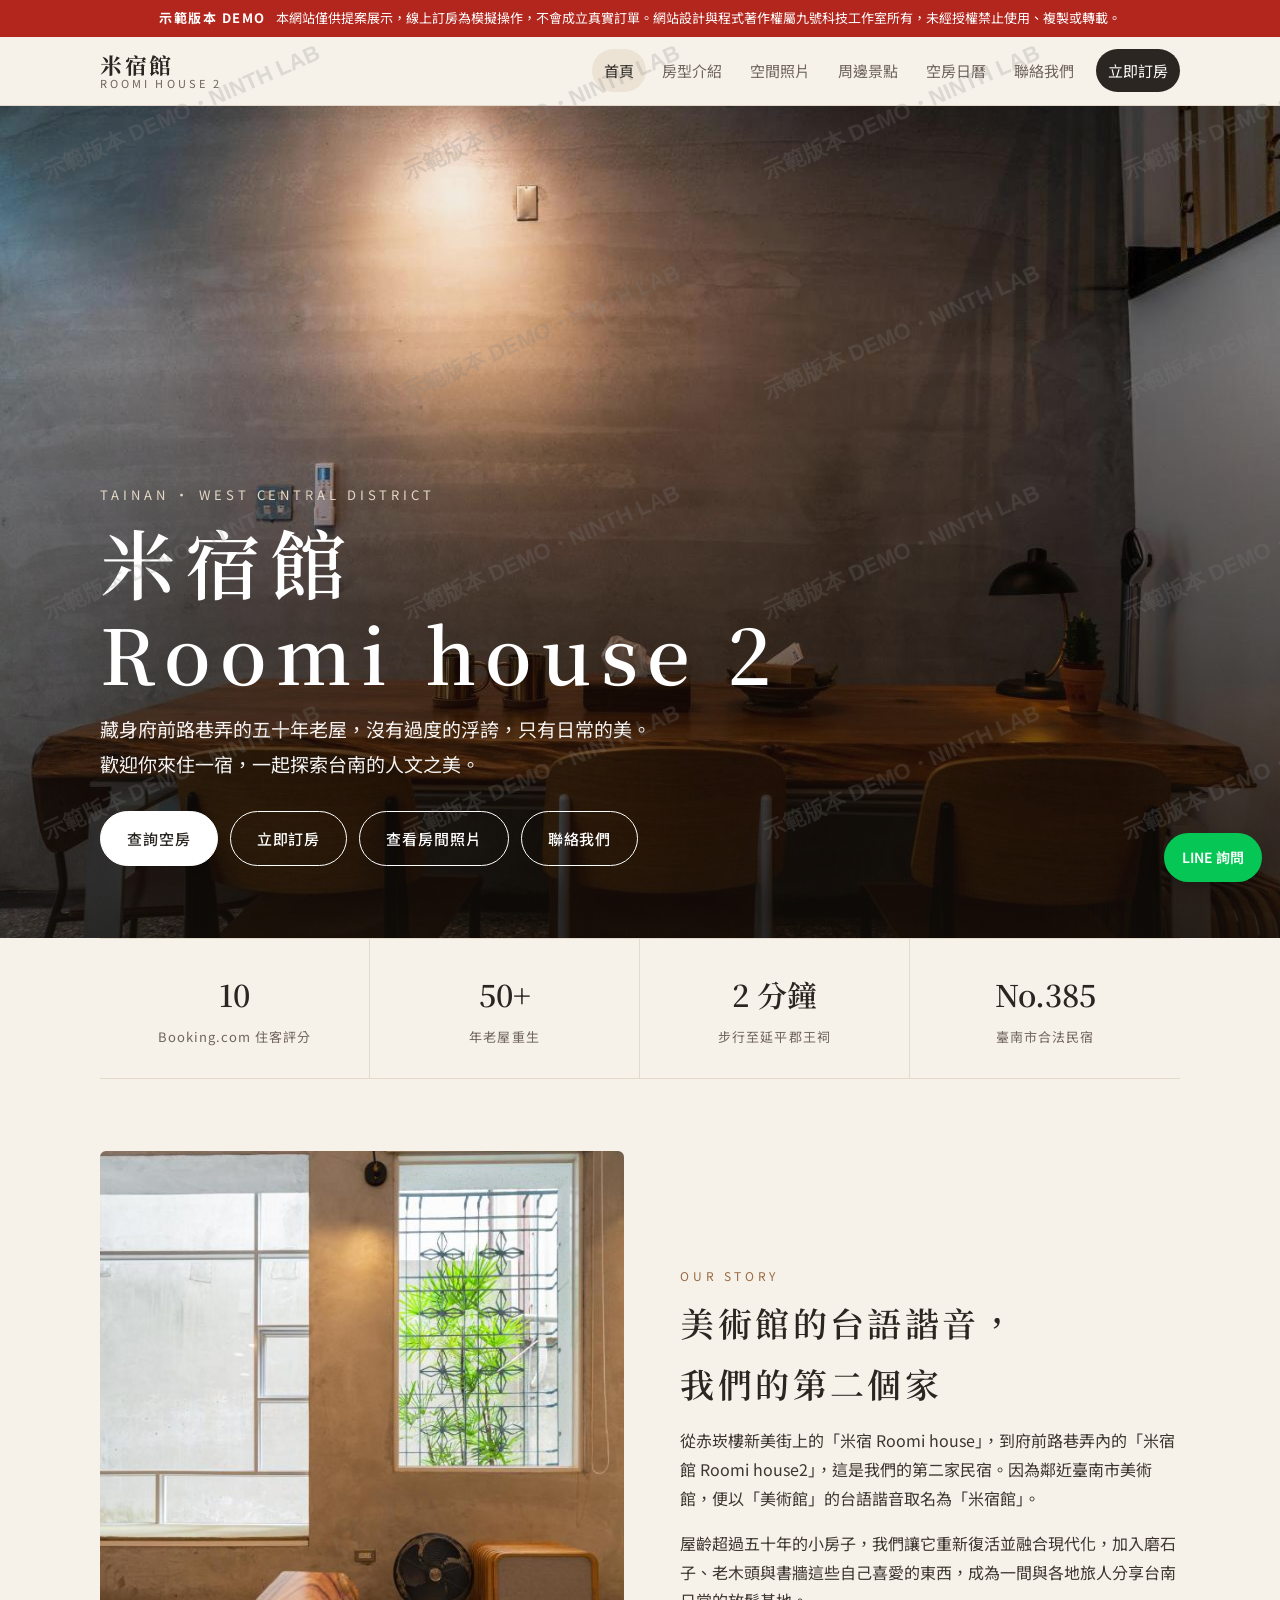
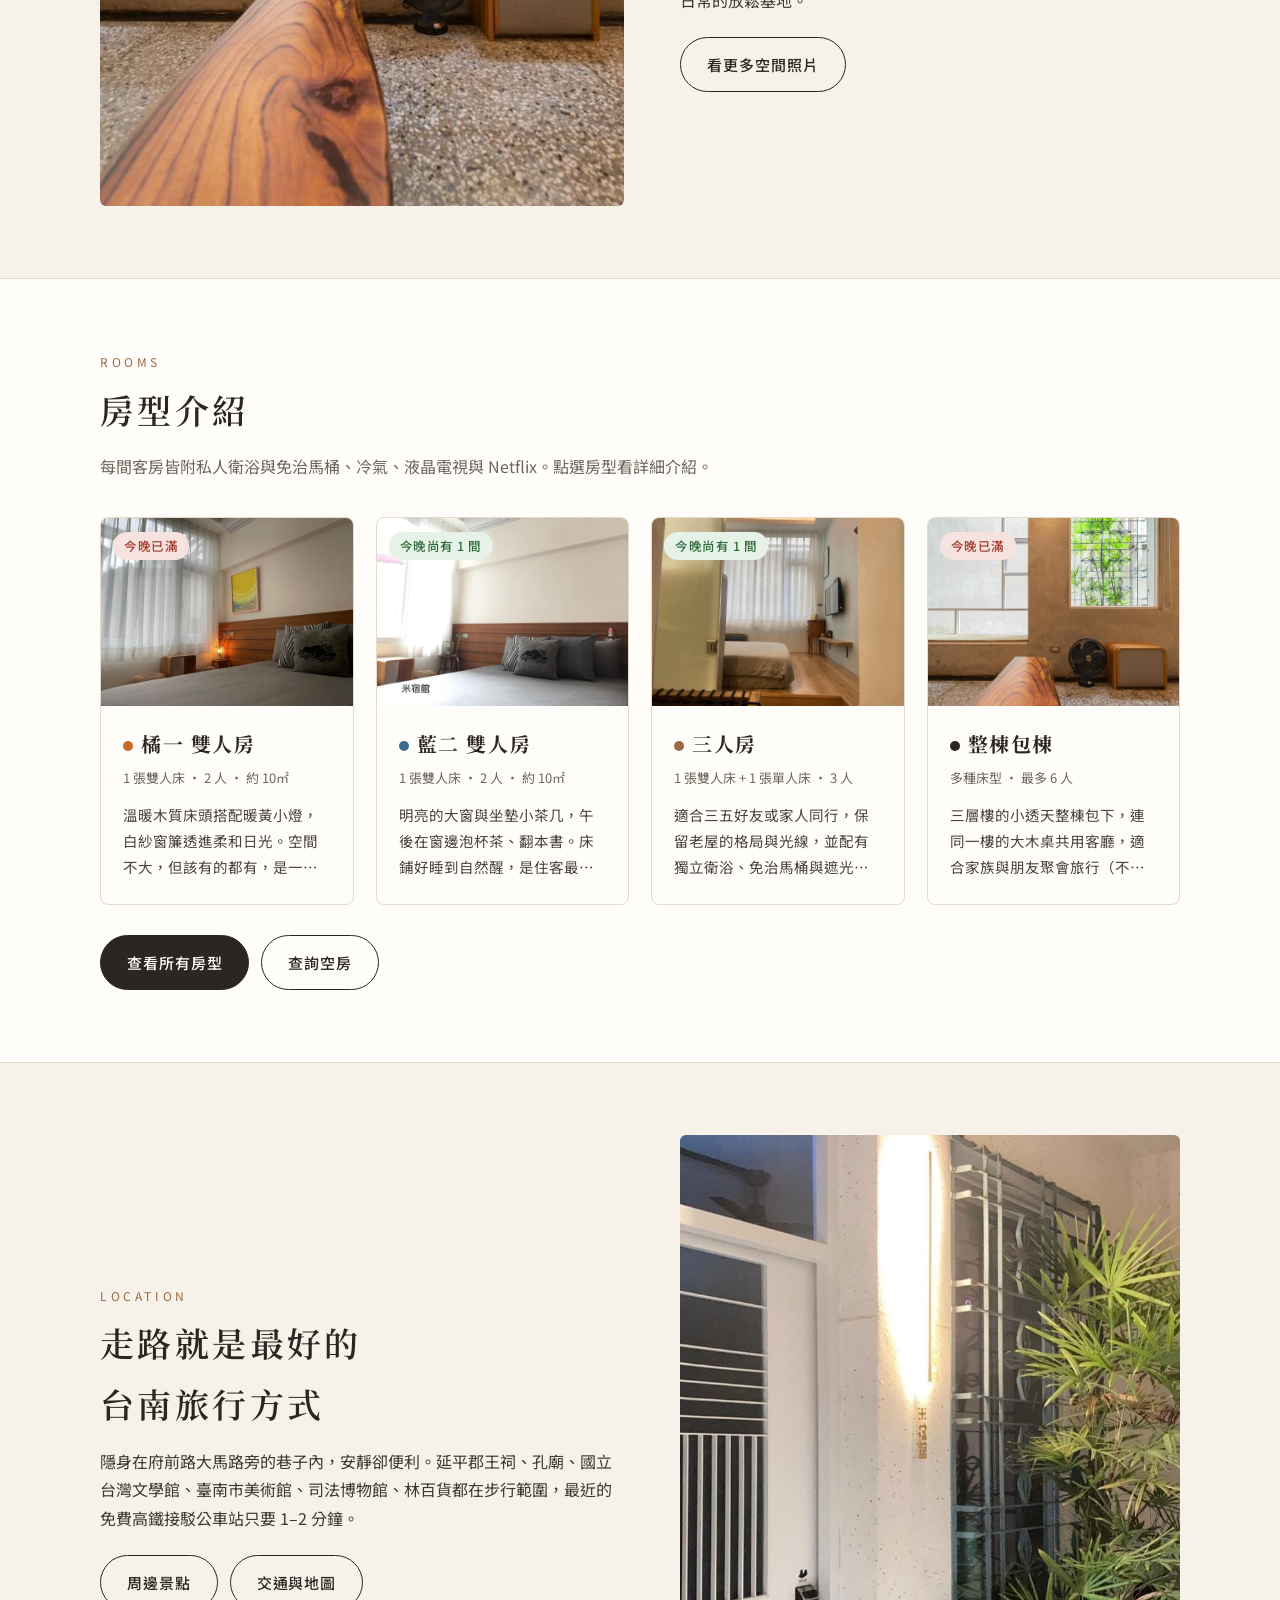
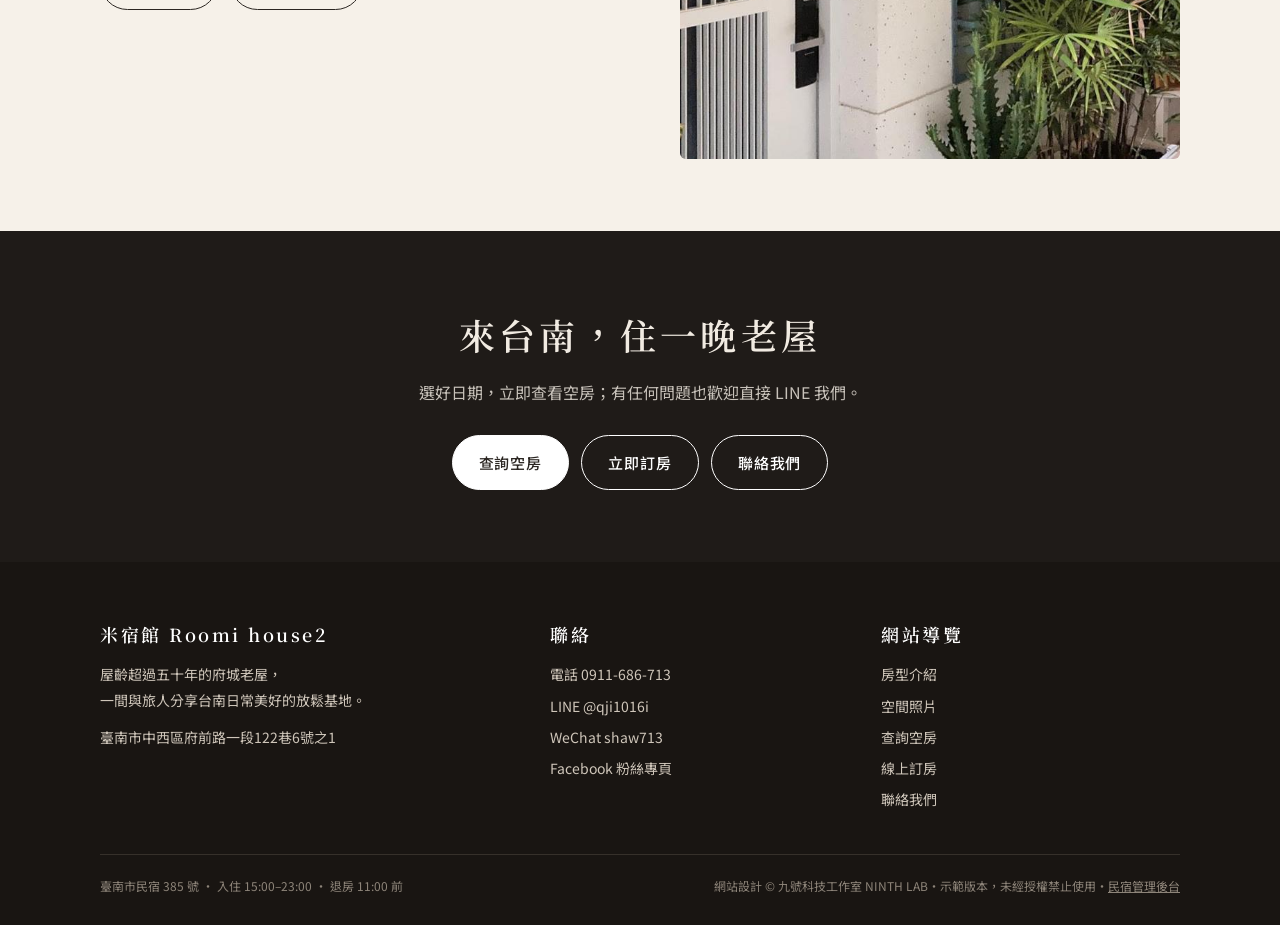
<file: index.html>
<!DOCTYPE html>
<html lang="zh-Hant-TW">
<head>
<meta charset="utf-8">
<meta name="robots" content="noindex,nofollow">
<meta name="viewport" content="width=device-width, initial-scale=1">
<title>米宿館 Roomi house2｜台南中西區老屋民宿</title>
<meta name="description" content="米宿館 Roomi house2 位於台南中西區府前路巷弄，屋齡五十多年的老屋改造民宿，步行可達孔廟、延平郡王祠、臺南市美術館。">
<meta property="og:title" content="米宿館 Roomi house2｜台南中西區老屋民宿">
<meta property="og:description" content="米宿館 Roomi house2 位於台南中西區府前路巷弄，屋齡五十多年的老屋改造民宿，步行可達孔廟、延平郡王祠、臺南市美術館。">
<meta property="og:image" content="images/p03.jpg">
<link rel="icon" href="data:image/svg+xml,<svg xmlns='http://www.w3.org/2000/svg' viewBox='0 0 100 100'><rect width='100' height='100' rx='20' fill='%232b2622'/><text x='50' y='68' font-size='54' text-anchor='middle' fill='%23f6f1e9' font-family='serif'>米</text></svg>">
<link rel="preconnect" href="https://fonts.googleapis.com">
<link rel="preconnect" href="https://fonts.gstatic.com" crossorigin>
<link href="https://fonts.googleapis.com/css2?family=Noto+Sans+TC:wght@400;500;700&family=Noto+Serif+TC:wght@500;600&display=swap" rel="stylesheet">
<link rel="stylesheet" href="style.css">
<script type="application/ld+json">{"@context":"https://schema.org","@type":"LodgingBusiness","name":"米宿館 Roomi house2","telephone":"+886-911-686-713","address":{"@type":"PostalAddress","streetAddress":"府前路一段122巷6號之1","addressLocality":"中西區","addressRegion":"臺南市","addressCountry":"TW"},"checkinTime":"15:00","checkoutTime":"11:00","sameAs":["https://www.facebook.com/feng.misu2/","https://www.booking.com/hotel/tw/mi-su-guan-roomi-house2.zh-tw.html"]}</script>
</head>
<body>
<header class="site-header"><div class="wrap">
  <a class="brand" href="index.html"><b>米宿館</b><small>Roomi house 2</small></a>
  <button class="menu-btn" aria-label="選單">☰</button>
  <nav class="nav"><a href="index.html" class="active">首頁</a><a href="rooms.html">房型介紹</a><a href="gallery.html">空間照片</a><a href="area.html">周邊景點</a><a href="availability.html">空房日曆</a><a href="contact.html">聯絡我們</a><a class="cta" href="booking.html">立即訂房</a></nav>
</div></header>
<main>
<section class="hero" style="padding:0"><img src="images/p03.jpg" alt="米宿館 一樓共用客廳">
<div class="wrap">
  <span class="eyebrow">TAINAN ・ WEST CENTRAL DISTRICT</span>
  <h1>米宿館<br>Roomi house 2</h1>
  <p>藏身府前路巷弄的五十年老屋，沒有過度的浮誇，只有日常的美。歡迎你來住一宿，一起探索台南的人文之美。</p>
  <div class="btns">
    <a class="btn light solid" href="availability.html">查詢空房</a>
    <a class="btn light" href="booking.html">立即訂房</a>
    <a class="btn light" href="gallery.html">查看房間照片</a>
    <a class="btn light" href="contact.html">聯絡我們</a>
  </div>
</div></section>

<div class="wrap"><div class="stats">
  <div class="stat"><b>10</b><span>Booking.com 住客評分</span></div>
  <div class="stat"><b>50+</b><span>年老屋重生</span></div>
  <div class="stat"><b>2 分鐘</b><span>步行至延平郡王祠</span></div>
  <div class="stat"><b>No.385</b><span>臺南市合法民宿</span></div>
</div></div>

<section><div class="wrap split">
  <img class="fade" src="images/p00.jpg" alt="老屋窗景與木頭長椅" loading="lazy">
  <div class="story fade">
    <span class="eyebrow">Our Story</span>
    <h2 class="sec-title">美術館的台語諧音，<br>我們的第二個家</h2>
    <p>從赤崁樓新美街上的「米宿 Roomi house」，到府前路巷弄內的「米宿館 Roomi house2」，這是我們的第二家民宿。因為鄰近臺南市美術館，便以「美術館」的台語諧音取名為「米宿館」。</p>
    <p>屋齡超過五十年的小房子，我們讓它重新復活並融合現代化，加入磨石子、老木頭與書牆這些自己喜愛的東西，成為一間與各地旅人分享台南日常的放鬆基地。</p>
    <div class="btns" style="margin-top:22px"><a class="btn" href="gallery.html">看更多空間照片</a></div>
  </div>
</div></section>

<section style="background:var(--paper);border-top:1px solid var(--line);border-bottom:1px solid var(--line)"><div class="wrap">
  <span class="eyebrow">Rooms</span>
  <h2 class="sec-title">房型介紹</h2>
  <p class="sec-lead">每間客房皆附私人衛浴與免治馬桶、冷氣、液晶電視與 Netflix。點選房型看詳細介紹。</p>
  <div class="cards"><a class="card fade" href="rooms.html#orange" data-room="orange"><div class="card-media"><img src="images/p01.jpg" alt="橘一 雙人房" loading="lazy"><div class="badge-slot"></div></div>
<div class="body"><h3><span class="tag" style="background:#c9692a"></span>橘一 雙人房</h3><div class="meta">1 張雙人床 ・ 2 人 ・ 約 10㎡</div><p>溫暖木質床頭搭配暖黃小燈，白紗窗簾透進柔和日光。空間不大，但該有的都有，是一…</p></div></a><a class="card fade" href="rooms.html#blue" data-room="blue"><div class="card-media"><img src="images/p27.jpg" alt="藍二 雙人房" loading="lazy"><div class="badge-slot"></div></div>
<div class="body"><h3><span class="tag" style="background:#3d6a8a"></span>藍二 雙人房</h3><div class="meta">1 張雙人床 ・ 2 人 ・ 約 10㎡</div><p>明亮的大窗與坐墊小茶几，午後在窗邊泡杯茶、翻本書。床鋪好睡到自然醒，是住客最…</p></div></a><a class="card fade" href="rooms.html#triple" data-room="triple"><div class="card-media"><img src="images/p04.jpg" alt="三人房" loading="lazy"><div class="badge-slot"></div></div>
<div class="body"><h3><span class="tag" style="background:#9a6b43"></span>三人房</h3><div class="meta">1 張雙人床 + 1 張單人床 ・ 3 人</div><p>適合三五好友或家人同行，保留老屋的格局與光線，並配有獨立衛浴、免治馬桶與遮光…</p></div></a><a class="card fade" href="rooms.html#whole" data-room="whole"><div class="card-media"><img src="images/p00.jpg" alt="整棟包棟" loading="lazy"><div class="badge-slot"></div></div>
<div class="body"><h3><span class="tag" style="background:#2b2622"></span>整棟包棟</h3><div class="meta">多種床型 ・ 最多 6 人</div><p>三層樓的小透天整棟包下，連同一樓的大木桌共用客廳，適合家族與朋友聚會旅行（不…</p></div></a></div>
  <div class="btns" style="margin-top:30px"><a class="btn solid" href="rooms.html">查看所有房型</a><a class="btn" href="availability.html">查詢空房</a></div>
</div></section>

<section><div class="wrap split">
  <div class="story fade">
    <span class="eyebrow">Location</span>
    <h2 class="sec-title">走路就是最好的<br>台南旅行方式</h2>
    <p>隱身在府前路大馬路旁的巷子內，安靜卻便利。延平郡王祠、孔廟、國立台灣文學館、臺南市美術館、司法博物館、林百貨都在步行範圍，最近的免費高鐵接駁公車站只要 1–2 分鐘。</p>
    <div class="btns" style="margin-top:22px"><a class="btn" href="area.html">周邊景點</a><a class="btn" href="contact.html">交通與地圖</a></div>
  </div>
  <img class="fade" src="images/p41.jpg" alt="米宿館入口" loading="lazy">
</div></section>

<section class="band"><div class="wrap">
  <h2>來台南，住一晚老屋</h2>
  <p>選好日期，立即查看空房；有任何問題也歡迎直接 LINE 我們。</p>
  <div class="btns"><a class="btn light solid" href="availability.html">查詢空房</a><a class="btn light" href="booking.html">立即訂房</a><a class="btn light" href="contact.html">聯絡我們</a></div>
</div></section>
</main>
<footer class="site-footer"><div class="wrap">
  <div class="cols">
    <div><h4>米宿館 Roomi house2</h4>
      <p>屋齡超過五十年的府城老屋，<br>一間與旅人分享台南日常美好的放鬆基地。</p>
      <p style="margin-top:12px">臺南市中西區府前路一段122巷6號之1</p></div>
    <div><h4>聯絡</h4><ul>
      <li><a href="tel:0911686713">電話 0911-686-713</a></li>
      <li><a href="https://line.me/R/ti/p/@qji1016i" target="_blank" rel="noopener">LINE @qji1016i</a></li>
      <li>WeChat shaw713</li>
      <li><a href="https://www.facebook.com/feng.misu2/" target="_blank" rel="noopener">Facebook 粉絲專頁</a></li></ul></div>
    <div><h4>網站導覽</h4><ul>
      <li><a href="rooms.html">房型介紹</a></li><li><a href="gallery.html">空間照片</a></li>
      <li><a href="availability.html">查詢空房</a></li><li><a href="booking.html">線上訂房</a></li>
      <li><a href="contact.html">聯絡我們</a></li></ul></div>
  </div>
  <div class="bottom"><span>臺南市民宿 385 號 ・ 入住 15:00–23:00 ・ 退房 11:00 前</span><span>網站設計 © 九號科技工作室 NINTH LAB・示範版本，未經授權禁止使用・<a href="admin.html">民宿管理後台</a></span></div>
</div></footer>
<a class="float-line" href="https://line.me/R/ti/p/@qji1016i" target="_blank" rel="noopener">LINE 詢問</a>
<script src="store.js"></script>
<script src="main.js"></script>
</body>
</html>
</file>
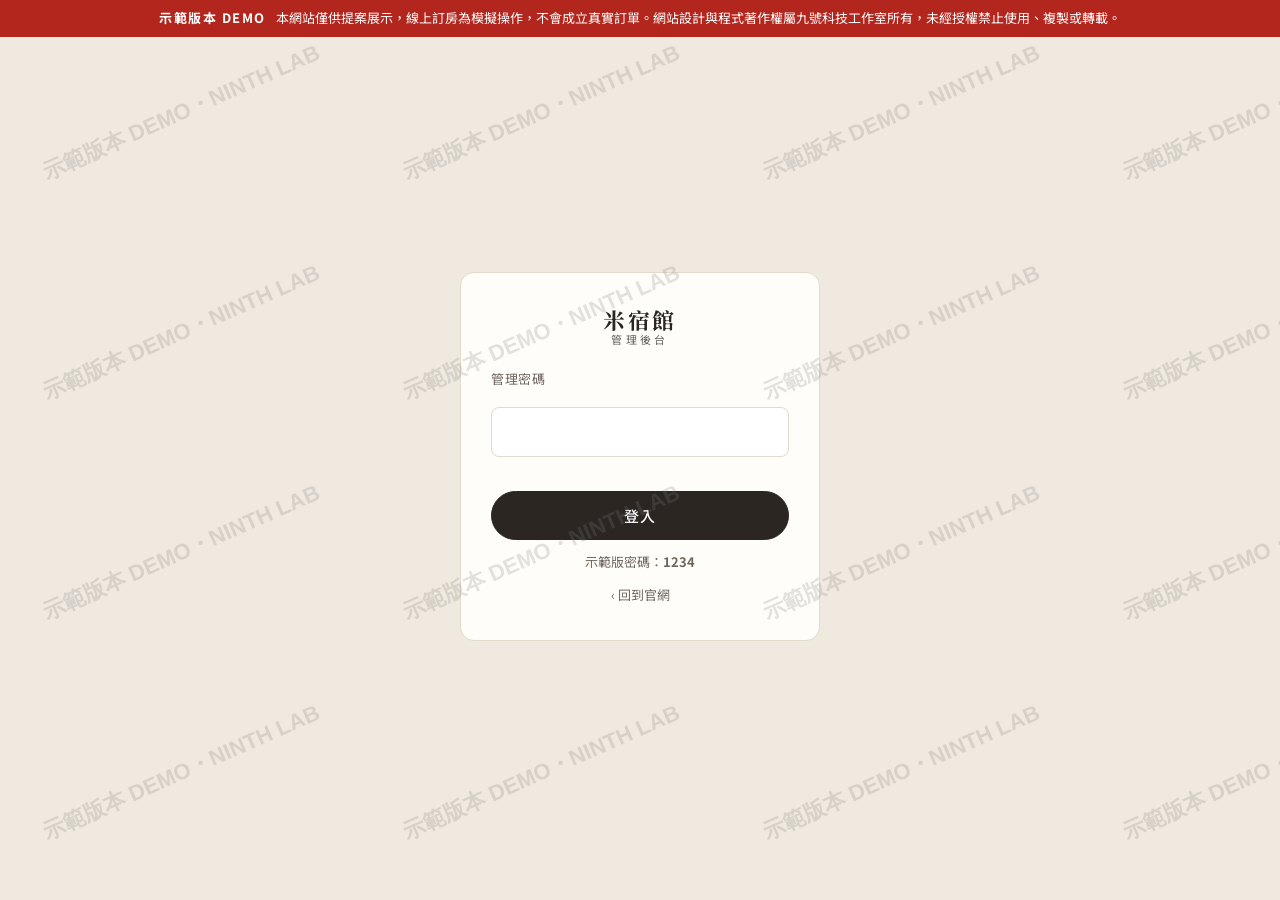
<file: admin.html>
<!DOCTYPE html>
<html lang="zh-Hant-TW">
<head>
<meta charset="utf-8">
<meta name="robots" content="noindex,nofollow">
<meta name="viewport" content="width=device-width, initial-scale=1">
<title>管理後台｜米宿館 Roomi house2</title>
<link rel="icon" href="data:image/svg+xml,<svg xmlns='http://www.w3.org/2000/svg' viewBox='0 0 100 100'><rect width='100' height='100' rx='20' fill='%232b2622'/><text x='50' y='68' font-size='54' text-anchor='middle' fill='%23f6f1e9' font-family='serif'>米</text></svg>">
<link rel="preconnect" href="https://fonts.googleapis.com">
<link rel="preconnect" href="https://fonts.gstatic.com" crossorigin>
<link href="https://fonts.googleapis.com/css2?family=Noto+Sans+TC:wght@400;500;700&family=Noto+Serif+TC:wght@500;600&display=swap" rel="stylesheet">
<link rel="stylesheet" href="style.css">
<link rel="stylesheet" href="admin.css">
</head>
<body class="admin">

<div class="login" id="login">
  <form class="login-box" id="loginForm">
    <div class="brand"><b>米宿館</b><small>管理後台</small></div>
    <label for="pw">管理密碼</label>
    <input id="pw" type="password" autocomplete="current-password" required>
    <p class="err" id="loginErr"></p>
    <button class="btn solid block" type="submit">登入</button>
    <p class="hint">示範版密碼：<b>1234</b></p>
    <a class="back" href="index.html">‹ 回到官網</a>
  </form>
</div>

<div class="shell" id="shell" hidden>
  <aside class="side">
    <div class="brand"><b>米宿館</b><small>管理後台</small></div>
    <nav class="side-nav" id="sideNav">
      <button data-view="dash" class="active">總覽</button>
      <button data-view="orders">訂單管理<em id="pendingCount"></em></button>
      <button data-view="inv">房況管理</button>
      <button data-view="rooms">房型與房價</button>
      <button data-view="sys">系統設定</button>
    </nav>
    <div class="side-foot">
      <a href="index.html" target="_blank" rel="noopener">開啟官網 ↗</a>
      <button type="button" id="logout">登出</button>
    </div>
  </aside>

  <main class="main">
    <header class="top"><h1 id="viewTitle">總覽</h1><span class="live"><i></i><em id="stamp">即時同步中</em></span></header>

    <!-- 總覽 -->
    <section class="view" id="v-dash">
      <div class="kpis" id="kpis"></div>
      <div class="grid2">
        <div class="card-a"><h2>今日動態</h2><div id="todayList"></div></div>
        <div class="card-a"><h2>未來 14 天住房率</h2><div id="occ"></div></div>
      </div>
      <div class="card-a"><h2>最新訂單</h2><div id="latest"></div></div>
    </section>

    <!-- 訂單 -->
    <section class="view" id="v-orders" hidden>
      <div class="toolbar">
        <input id="q" type="search" placeholder="搜尋姓名、電話、訂單編號">
        <select id="fStatus"><option value="">全部狀態</option><option>待確認</option><option>已確認</option><option>已入住</option><option>已退房</option><option>已取消</option></select>
        <select id="fRange"><option value="upcoming">即將入住</option><option value="all">全部日期</option><option value="past">已過期</option></select>
        <button class="btn solid sm" id="newOrder" type="button">＋ 新增訂單</button>
      </div>
      <div class="table-wrap"><table class="tbl" id="orderTbl"></table></div>
      <p class="empty" id="orderEmpty" hidden>沒有符合條件的訂單</p>
    </section>

    <!-- 房況 -->
    <section class="view" id="v-inv" hidden>
      <div class="toolbar">
        <button class="btn sm" id="invPrev" type="button">‹ 前 14 天</button>
        <strong id="invRange"></strong>
        <button class="btn sm" id="invNext" type="button">後 14 天 ›</button>
        <span class="tip">點格子可直接修改剩餘空房；訂房後會自動扣除。</span>
      </div>
      <div class="table-wrap"><table class="inv" id="invTbl"></table></div>
      <div class="card-a bulk">
        <h2>批次設定剩餘空房</h2>
        <form id="bulkForm" class="bulk-grid">
          <div><label for="bRoom">房型</label><select id="bRoom"></select></div>
          <div><label for="bFrom">起始日</label><input id="bFrom" type="date" required></div>
          <div><label for="bTo">結束日</label><input id="bTo" type="date" required></div>
          <div><label for="bVal">剩餘間數</label><input id="bVal" type="number" min="0" max="9" value="0" required></div>
          <button class="btn solid sm" type="submit">套用</button>
        </form>
        <p class="tip">例如：設定為 0 即為關房（整修、自用）；設定為 1 即重新開放。</p>
      </div>
    </section>

    <!-- 房型 -->
    <section class="view" id="v-rooms" hidden>
      <div class="table-wrap"><table class="tbl" id="roomTbl"></table></div>
      <p class="tip">修改後前台的房價、可住人數會立即更新。</p>
    </section>

    <!-- 系統 -->
    <section class="view" id="v-sys" hidden>
      <div class="card-a">
        <h2>匯出訂單</h2><p class="tip">下載所有訂單為 CSV 檔，可用 Excel 開啟。</p>
        <button class="btn solid sm" id="exportCsv" type="button">下載 CSV</button>
      </div>
      <div class="card-a">
        <h2>重設示範資料</h2><p class="tip">清除這台裝置上所有訂單與房況設定，恢復為預設的範例資料。</p>
        <button class="btn sm danger" id="resetBtn" type="button">重設資料</button><span id="resetMsg" class="tip"></span>
      </div>
      <div class="card-a">
        <h2>關於此示範版</h2>
        <p class="tip">此後台為提案展示用，資料儲存在目前使用的瀏覽器中（同一台裝置的前台與後台會即時同步）。正式版將改用雲端資料庫，手機、電腦、多位管理者都能同步使用，並加上帳號權限管理與訂房通知。</p>
      </div>
    </section>
  </main>
</div>

<div class="modal" id="modal" hidden><div class="modal-box" id="modalBox"></div></div>

<script src="store.js"></script>
<script src="admin.js"></script>
<script src="main.js"></script>
</body>
</html>
</file>
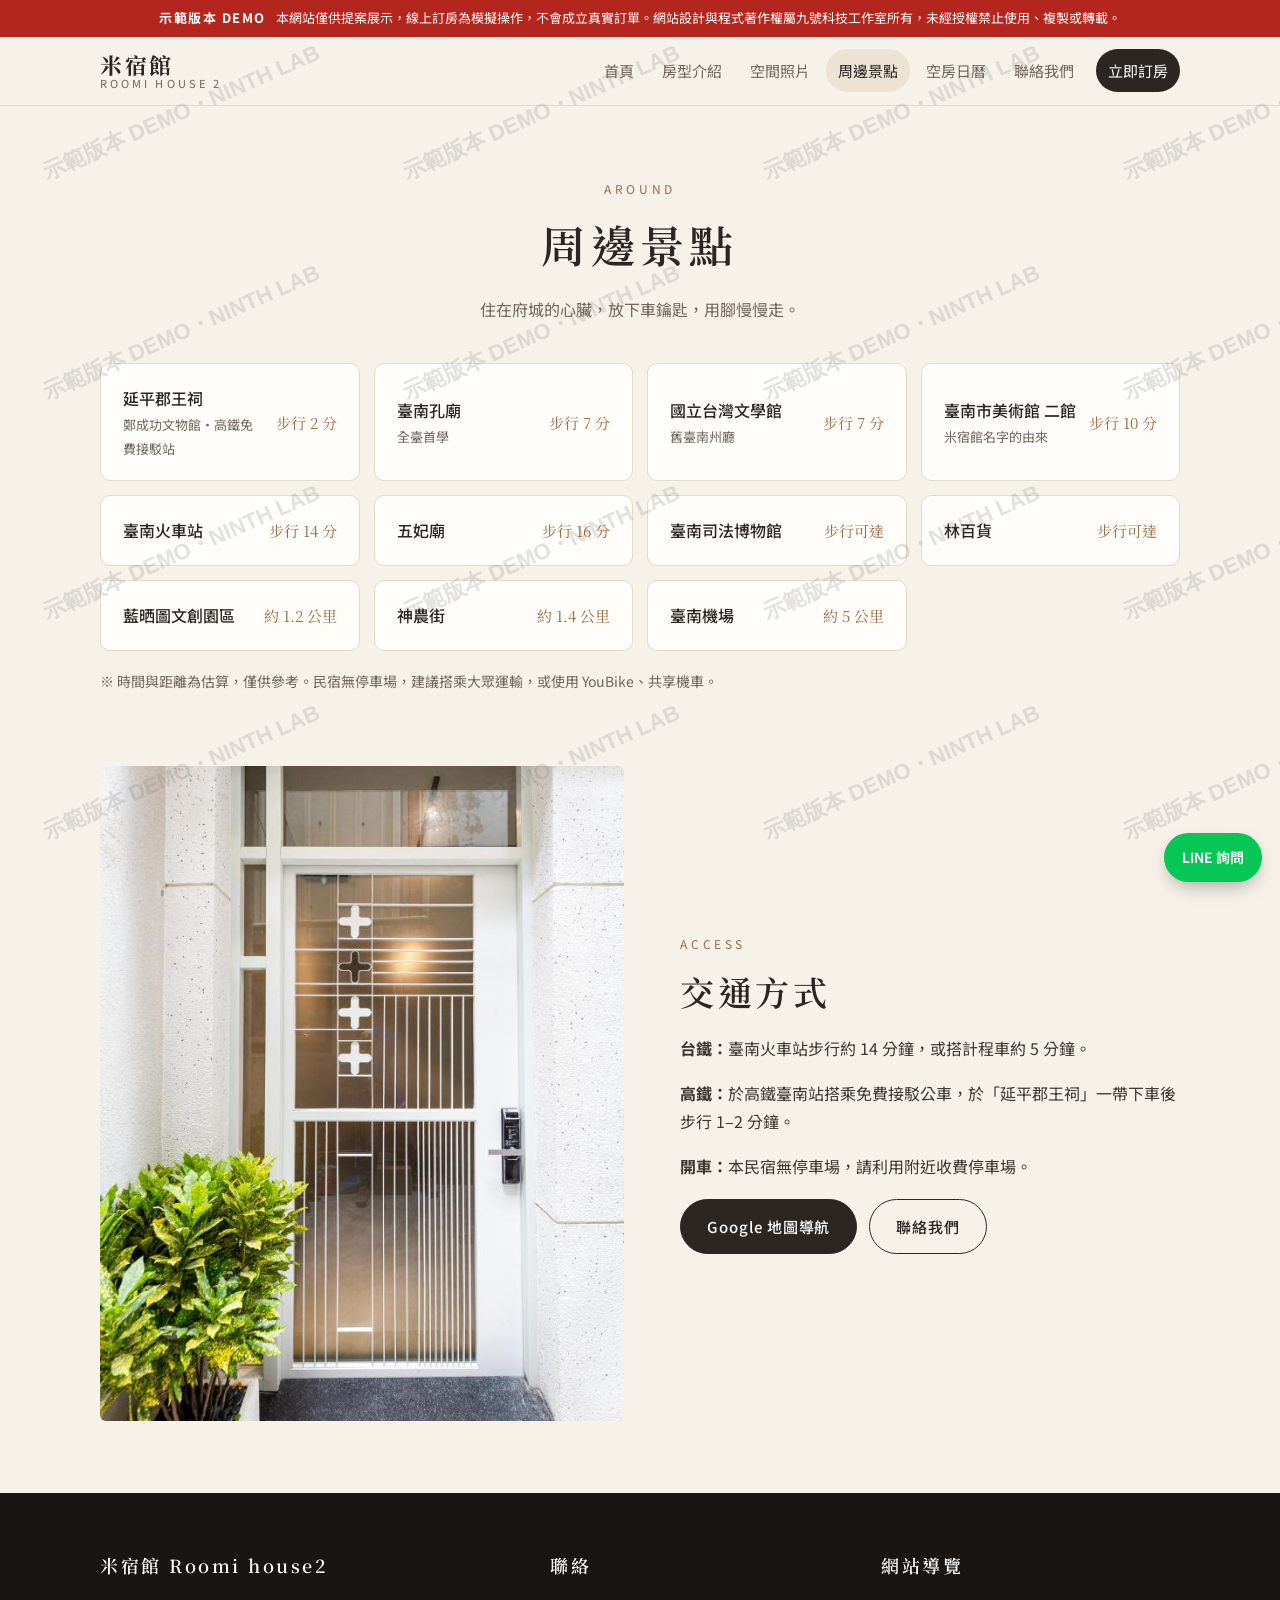
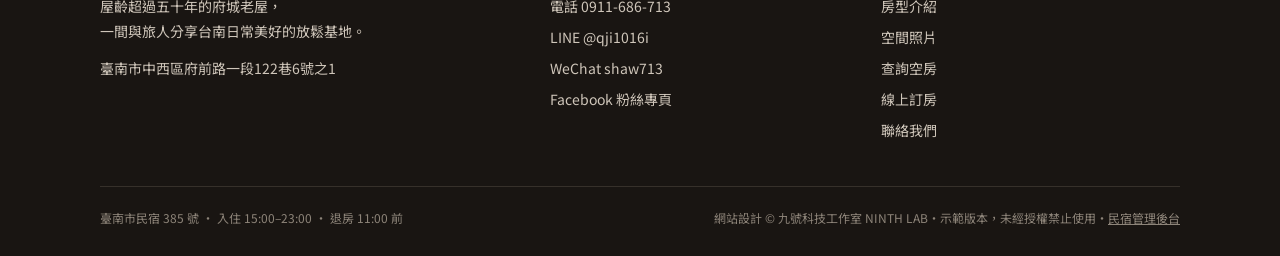
<file: area.html>
<!DOCTYPE html>
<html lang="zh-Hant-TW">
<head>
<meta charset="utf-8">
<meta name="robots" content="noindex,nofollow">
<meta name="viewport" content="width=device-width, initial-scale=1">
<title>周邊景點｜米宿館 Roomi house2</title>
<meta name="description" content="米宿館周邊景點：延平郡王祠、孔廟、台灣文學館、臺南市美術館、林百貨，全程步行可達。">
<meta property="og:title" content="周邊景點｜米宿館 Roomi house2">
<meta property="og:description" content="米宿館周邊景點：延平郡王祠、孔廟、台灣文學館、臺南市美術館、林百貨，全程步行可達。">
<meta property="og:image" content="images/p03.jpg">
<link rel="icon" href="data:image/svg+xml,<svg xmlns='http://www.w3.org/2000/svg' viewBox='0 0 100 100'><rect width='100' height='100' rx='20' fill='%232b2622'/><text x='50' y='68' font-size='54' text-anchor='middle' fill='%23f6f1e9' font-family='serif'>米</text></svg>">
<link rel="preconnect" href="https://fonts.googleapis.com">
<link rel="preconnect" href="https://fonts.gstatic.com" crossorigin>
<link href="https://fonts.googleapis.com/css2?family=Noto+Sans+TC:wght@400;500;700&family=Noto+Serif+TC:wght@500;600&display=swap" rel="stylesheet">
<link rel="stylesheet" href="style.css">
<script type="application/ld+json">{"@context":"https://schema.org","@type":"LodgingBusiness","name":"米宿館 Roomi house2","telephone":"+886-911-686-713","address":{"@type":"PostalAddress","streetAddress":"府前路一段122巷6號之1","addressLocality":"中西區","addressRegion":"臺南市","addressCountry":"TW"},"checkinTime":"15:00","checkoutTime":"11:00","sameAs":["https://www.facebook.com/feng.misu2/","https://www.booking.com/hotel/tw/mi-su-guan-roomi-house2.zh-tw.html"]}</script>
</head>
<body>
<header class="site-header"><div class="wrap">
  <a class="brand" href="index.html"><b>米宿館</b><small>Roomi house 2</small></a>
  <button class="menu-btn" aria-label="選單">☰</button>
  <nav class="nav"><a href="index.html">首頁</a><a href="rooms.html">房型介紹</a><a href="gallery.html">空間照片</a><a href="area.html" class="active">周邊景點</a><a href="availability.html">空房日曆</a><a href="contact.html">聯絡我們</a><a class="cta" href="booking.html">立即訂房</a></nav>
</div></header>
<main>
<div class="page-head wrap"><span class="eyebrow">Around</span><h1>周邊景點</h1><p>住在府城的心臟，放下車鑰匙，用腳慢慢走。</p></div>
<div class="wrap"><div class="spots"><div class="spot"><div><b>延平郡王祠</b><small>鄭成功文物館・高鐵免費接駁站</small></div><span class="t">步行 2 分</span></div><div class="spot"><div><b>臺南孔廟</b><small>全臺首學</small></div><span class="t">步行 7 分</span></div><div class="spot"><div><b>國立台灣文學館</b><small>舊臺南州廳</small></div><span class="t">步行 7 分</span></div><div class="spot"><div><b>臺南市美術館 二館</b><small>米宿館名字的由來</small></div><span class="t">步行 10 分</span></div><div class="spot"><div><b>臺南火車站</b></div><span class="t">步行 14 分</span></div><div class="spot"><div><b>五妃廟</b></div><span class="t">步行 16 分</span></div><div class="spot"><div><b>臺南司法博物館</b></div><span class="t">步行可達</span></div><div class="spot"><div><b>林百貨</b></div><span class="t">步行可達</span></div><div class="spot"><div><b>藍晒圖文創園區</b></div><span class="t">約 1.2 公里</span></div><div class="spot"><div><b>神農街</b></div><span class="t">約 1.4 公里</span></div><div class="spot"><div><b>臺南機場</b></div><span class="t">約 5 公里</span></div></div>
<p class="note" style="margin-top:18px">※ 時間與距離為估算，僅供參考。民宿無停車場，建議搭乘大眾運輸，或使用 YouBike、共享機車。</p></div>
<section><div class="wrap split">
  <img src="images/p42.jpg" alt="米宿館大門" loading="lazy">
  <div class="story"><span class="eyebrow">Access</span><h2 class="sec-title">交通方式</h2>
    <p><b>台鐵：</b>臺南火車站步行約 14 分鐘，或搭計程車約 5 分鐘。</p>
    <p><b>高鐵：</b>於高鐵臺南站搭乘免費接駁公車，於「延平郡王祠」一帶下車後步行 1–2 分鐘。</p>
    <p><b>開車：</b>本民宿無停車場，請利用附近收費停車場。</p>
    <div class="btns" style="margin-top:18px"><a class="btn solid" href="https://www.google.com/maps/search/?api=1&query=臺南市中西區府前路一段122巷6號之1 米宿館" target="_blank" rel="noopener">Google 地圖導航</a><a class="btn" href="contact.html">聯絡我們</a></div>
  </div></div></section>
</main>
<footer class="site-footer"><div class="wrap">
  <div class="cols">
    <div><h4>米宿館 Roomi house2</h4>
      <p>屋齡超過五十年的府城老屋，<br>一間與旅人分享台南日常美好的放鬆基地。</p>
      <p style="margin-top:12px">臺南市中西區府前路一段122巷6號之1</p></div>
    <div><h4>聯絡</h4><ul>
      <li><a href="tel:0911686713">電話 0911-686-713</a></li>
      <li><a href="https://line.me/R/ti/p/@qji1016i" target="_blank" rel="noopener">LINE @qji1016i</a></li>
      <li>WeChat shaw713</li>
      <li><a href="https://www.facebook.com/feng.misu2/" target="_blank" rel="noopener">Facebook 粉絲專頁</a></li></ul></div>
    <div><h4>網站導覽</h4><ul>
      <li><a href="rooms.html">房型介紹</a></li><li><a href="gallery.html">空間照片</a></li>
      <li><a href="availability.html">查詢空房</a></li><li><a href="booking.html">線上訂房</a></li>
      <li><a href="contact.html">聯絡我們</a></li></ul></div>
  </div>
  <div class="bottom"><span>臺南市民宿 385 號 ・ 入住 15:00–23:00 ・ 退房 11:00 前</span><span>網站設計 © 九號科技工作室 NINTH LAB・示範版本，未經授權禁止使用・<a href="admin.html">民宿管理後台</a></span></div>
</div></footer>
<a class="float-line" href="https://line.me/R/ti/p/@qji1016i" target="_blank" rel="noopener">LINE 詢問</a>
<script src="store.js"></script>
<script src="main.js"></script>
</body>
</html>
</file>
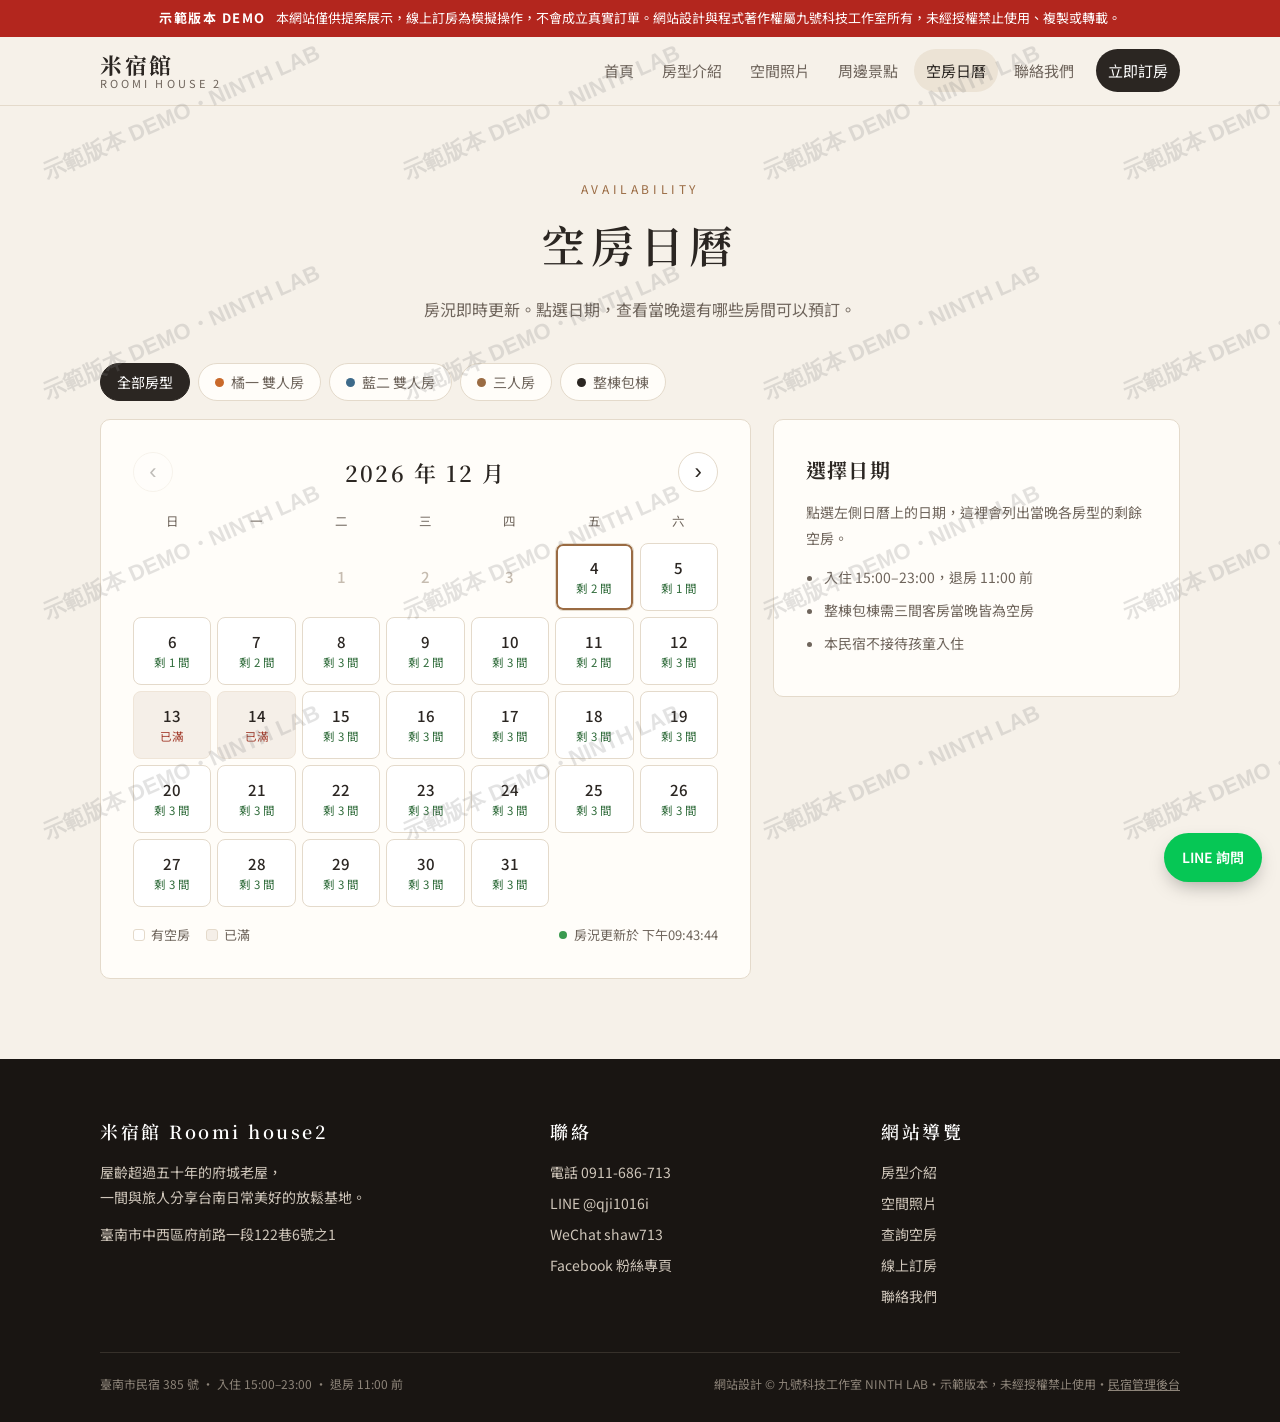
<file: availability.html>
<!DOCTYPE html>
<html lang="zh-Hant-TW">
<head>
<meta charset="utf-8">
<meta name="robots" content="noindex,nofollow">
<meta name="viewport" content="width=device-width, initial-scale=1">
<title>空房日曆｜米宿館 Roomi house2</title>
<meta name="description" content="米宿館即時空房日曆，點選日期即可查看各房型剩餘空房並直接預訂。">
<meta property="og:title" content="空房日曆｜米宿館 Roomi house2">
<meta property="og:description" content="米宿館即時空房日曆，點選日期即可查看各房型剩餘空房並直接預訂。">
<meta property="og:image" content="images/p03.jpg">
<link rel="icon" href="data:image/svg+xml,<svg xmlns='http://www.w3.org/2000/svg' viewBox='0 0 100 100'><rect width='100' height='100' rx='20' fill='%232b2622'/><text x='50' y='68' font-size='54' text-anchor='middle' fill='%23f6f1e9' font-family='serif'>米</text></svg>">
<link rel="preconnect" href="https://fonts.googleapis.com">
<link rel="preconnect" href="https://fonts.gstatic.com" crossorigin>
<link href="https://fonts.googleapis.com/css2?family=Noto+Sans+TC:wght@400;500;700&family=Noto+Serif+TC:wght@500;600&display=swap" rel="stylesheet">
<link rel="stylesheet" href="style.css">
<script type="application/ld+json">{"@context":"https://schema.org","@type":"LodgingBusiness","name":"米宿館 Roomi house2","telephone":"+886-911-686-713","address":{"@type":"PostalAddress","streetAddress":"府前路一段122巷6號之1","addressLocality":"中西區","addressRegion":"臺南市","addressCountry":"TW"},"checkinTime":"15:00","checkoutTime":"11:00","sameAs":["https://www.facebook.com/feng.misu2/","https://www.booking.com/hotel/tw/mi-su-guan-roomi-house2.zh-tw.html"]}</script>
</head>
<body>
<header class="site-header"><div class="wrap">
  <a class="brand" href="index.html"><b>米宿館</b><small>Roomi house 2</small></a>
  <button class="menu-btn" aria-label="選單">☰</button>
  <nav class="nav"><a href="index.html">首頁</a><a href="rooms.html">房型介紹</a><a href="gallery.html">空間照片</a><a href="area.html">周邊景點</a><a href="availability.html" class="active">空房日曆</a><a href="contact.html">聯絡我們</a><a class="cta" href="booking.html">立即訂房</a></nav>
</div></header>
<main>
<div class="page-head wrap"><span class="eyebrow">Availability</span><h1>空房日曆</h1><p>房況即時更新。點選日期，查看當晚還有哪些房間可以預訂。</p></div>
<div class="wrap" style="padding-bottom:80px">
  <div class="cal-tabs" id="calTabs"></div>
  <div class="cal-layout">
    <div class="panel cal-panel">
      <div class="cal-head"><button type="button" id="calPrev" aria-label="上個月">‹</button><h2 id="calTitle"></h2><button type="button" id="calNext" aria-label="下個月">›</button></div>
      <div class="cal" id="cal"></div>
      <div class="cal-foot"><span><i class="lg ok"></i>有空房</span><span><i class="lg full"></i>已滿</span><span class="live"><i></i><em id="calStamp"></em></span></div>
    </div>
    <aside class="panel day-panel" id="dayPanel"><h3>選擇日期</h3><p class="note">點選左側日曆上的日期，這裡會列出當晚各房型的剩餘空房。</p>
      <ul class="note" style="margin-top:14px"><li>入住 15:00–23:00，退房 11:00 前</li><li>整棟包棟需三間客房當晚皆為空房</li><li>本民宿不接待孩童入住</li></ul></aside>
  </div>
</div>
</main>
<footer class="site-footer"><div class="wrap">
  <div class="cols">
    <div><h4>米宿館 Roomi house2</h4>
      <p>屋齡超過五十年的府城老屋，<br>一間與旅人分享台南日常美好的放鬆基地。</p>
      <p style="margin-top:12px">臺南市中西區府前路一段122巷6號之1</p></div>
    <div><h4>聯絡</h4><ul>
      <li><a href="tel:0911686713">電話 0911-686-713</a></li>
      <li><a href="https://line.me/R/ti/p/@qji1016i" target="_blank" rel="noopener">LINE @qji1016i</a></li>
      <li>WeChat shaw713</li>
      <li><a href="https://www.facebook.com/feng.misu2/" target="_blank" rel="noopener">Facebook 粉絲專頁</a></li></ul></div>
    <div><h4>網站導覽</h4><ul>
      <li><a href="rooms.html">房型介紹</a></li><li><a href="gallery.html">空間照片</a></li>
      <li><a href="availability.html">查詢空房</a></li><li><a href="booking.html">線上訂房</a></li>
      <li><a href="contact.html">聯絡我們</a></li></ul></div>
  </div>
  <div class="bottom"><span>臺南市民宿 385 號 ・ 入住 15:00–23:00 ・ 退房 11:00 前</span><span>網站設計 © 九號科技工作室 NINTH LAB・示範版本，未經授權禁止使用・<a href="admin.html">民宿管理後台</a></span></div>
</div></footer>
<a class="float-line" href="https://line.me/R/ti/p/@qji1016i" target="_blank" rel="noopener">LINE 詢問</a>
<script src="store.js"></script>
<script src="main.js"></script>
</body>
</html>
</file>
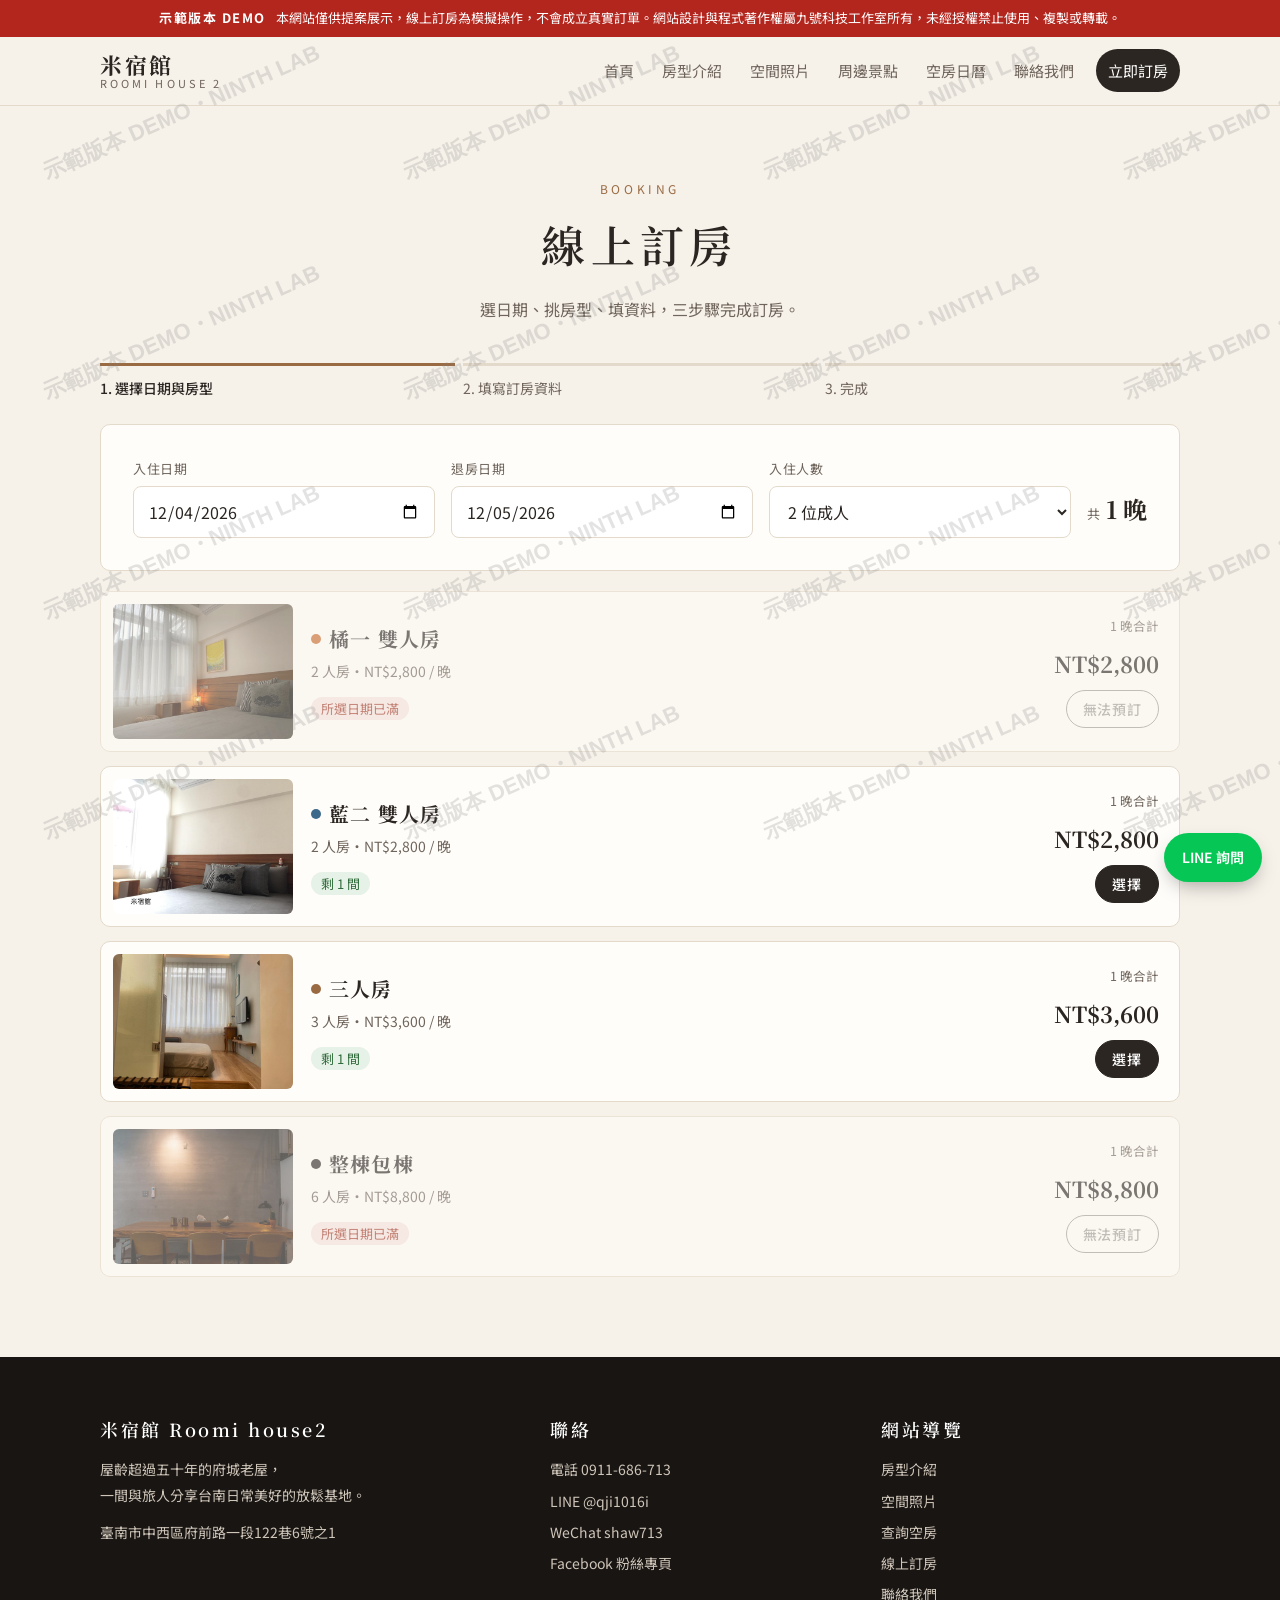
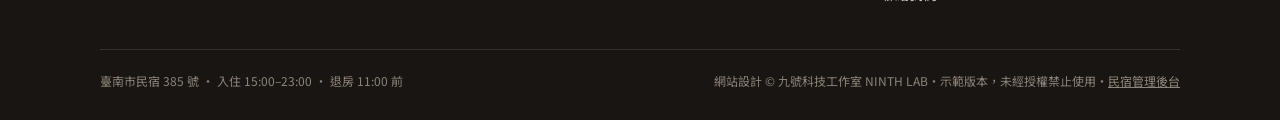
<file: booking.html>
<!DOCTYPE html>
<html lang="zh-Hant-TW">
<head>
<meta charset="utf-8">
<meta name="robots" content="noindex,nofollow">
<meta name="viewport" content="width=device-width, initial-scale=1">
<title>線上訂房｜米宿館 Roomi house2</title>
<meta name="description" content="米宿館線上訂房：選擇日期與房型，即時確認空房並送出訂房。">
<meta property="og:title" content="線上訂房｜米宿館 Roomi house2">
<meta property="og:description" content="米宿館線上訂房：選擇日期與房型，即時確認空房並送出訂房。">
<meta property="og:image" content="images/p03.jpg">
<link rel="icon" href="data:image/svg+xml,<svg xmlns='http://www.w3.org/2000/svg' viewBox='0 0 100 100'><rect width='100' height='100' rx='20' fill='%232b2622'/><text x='50' y='68' font-size='54' text-anchor='middle' fill='%23f6f1e9' font-family='serif'>米</text></svg>">
<link rel="preconnect" href="https://fonts.googleapis.com">
<link rel="preconnect" href="https://fonts.gstatic.com" crossorigin>
<link href="https://fonts.googleapis.com/css2?family=Noto+Sans+TC:wght@400;500;700&family=Noto+Serif+TC:wght@500;600&display=swap" rel="stylesheet">
<link rel="stylesheet" href="style.css">
<script type="application/ld+json">{"@context":"https://schema.org","@type":"LodgingBusiness","name":"米宿館 Roomi house2","telephone":"+886-911-686-713","address":{"@type":"PostalAddress","streetAddress":"府前路一段122巷6號之1","addressLocality":"中西區","addressRegion":"臺南市","addressCountry":"TW"},"checkinTime":"15:00","checkoutTime":"11:00","sameAs":["https://www.facebook.com/feng.misu2/","https://www.booking.com/hotel/tw/mi-su-guan-roomi-house2.zh-tw.html"]}</script>
</head>
<body>
<header class="site-header"><div class="wrap">
  <a class="brand" href="index.html"><b>米宿館</b><small>Roomi house 2</small></a>
  <button class="menu-btn" aria-label="選單">☰</button>
  <nav class="nav"><a href="index.html">首頁</a><a href="rooms.html">房型介紹</a><a href="gallery.html">空間照片</a><a href="area.html">周邊景點</a><a href="availability.html">空房日曆</a><a href="contact.html">聯絡我們</a><a class="cta" href="booking.html">立即訂房</a></nav>
</div></header>
<main>
<div class="page-head wrap"><span class="eyebrow">Booking</span><h1>線上訂房</h1><p>選日期、挑房型、填資料，三步驟完成訂房。</p></div>
<div class="wrap" id="bookApp" style="padding-bottom:80px">
  <ol class="bk-progress"><li class="on">選擇日期與房型</li><li>填寫訂房資料</li><li>完成</li></ol>
  <section class="bk-step" id="bkStep1" style="padding:0">
    <div class="panel bk-search">
      <div><label for="bkIn">入住日期</label><input type="date" id="bkIn"></div>
      <div><label for="bkOut">退房日期</label><input type="date" id="bkOut"></div>
      <div><label for="bkGuests">入住人數</label><select id="bkGuests"><option value="1">1 位成人</option><option value="2" selected>2 位成人</option><option value="3">3 位成人</option><option value="4">4 位成人</option><option value="5">5 位成人</option><option value="6">6 位成人</option></select></div>
      <div class="bk-n"><span>共</span><b id="bkNights"></b></div>
    </div>
    <div id="bkRooms" class="bk-rooms"></div>
  </section>
  <section class="bk-step" id="bkStep2" style="padding:0" hidden>
    <div class="two-col">
      <form class="panel" id="bkForm"><h2 class="sec-title" style="font-size:24px">訂房人資料</h2>
        <div class="form-grid">
          <div><label for="fName">姓名</label><input id="fName" name="name" required autocomplete="name"></div>
          <div><label for="fPhone">手機</label><input id="fPhone" name="phone" type="tel" required autocomplete="tel" placeholder="09xx-xxx-xxx"></div>
          <div><label for="fEmail">Email（選填）</label><input id="fEmail" name="email" type="email" autocomplete="email"></div>
          <div><label for="fArrive">預計抵達時間</label><select id="fArrive" name="arrive"><option>15:00–17:00</option><option>17:00–19:00</option><option>19:00–21:00</option><option>21:00–23:00</option></select></div>
          <div class="full"><label for="fNote">備註</label><textarea id="fNote" name="note" placeholder="加床、特殊需求等"></textarea></div>
          <label class="full agree"><input type="checkbox" required> 我已閱讀並同意右側訂房須知</label>
          <p class="full err" id="bkErr"></p>
          <div class="full btns"><button type="button" class="btn" id="bkBack">‹ 重新選擇</button><button class="btn solid" type="submit" style="flex:1">確認送出訂房</button></div>
        </div>
      </form>
      <div>
        <div class="panel bk-summary"></div>
        <div class="note panel" style="margin-top:18px">
          <h3 style="color:var(--ink);margin-bottom:10px;font-size:17px">訂房須知</h3>
          <ul>
            <li>送出後訂單為「待確認」，民宿將提供訂金匯款資訊，完成轉帳即訂房成功。</li>
            <li>本民宿不提供信用卡付款。</li>
            <li>入住時請出示附照片之身分證明文件。</li>
            <li>不接待孩童、不可攜帶寵物、全館禁菸。</li>
            <li>22:00–09:00 請降低音量；不接受派對、打牌等聚會。</li>
            <li>無電梯、無停車場。</li>
          </ul>
        </div>
      </div>
    </div>
  </section>
  <section class="bk-step" id="bkStep3" style="padding:0" hidden><div class="panel bk-done" id="bkDone"></div></section>
</div>
</main>
<footer class="site-footer"><div class="wrap">
  <div class="cols">
    <div><h4>米宿館 Roomi house2</h4>
      <p>屋齡超過五十年的府城老屋，<br>一間與旅人分享台南日常美好的放鬆基地。</p>
      <p style="margin-top:12px">臺南市中西區府前路一段122巷6號之1</p></div>
    <div><h4>聯絡</h4><ul>
      <li><a href="tel:0911686713">電話 0911-686-713</a></li>
      <li><a href="https://line.me/R/ti/p/@qji1016i" target="_blank" rel="noopener">LINE @qji1016i</a></li>
      <li>WeChat shaw713</li>
      <li><a href="https://www.facebook.com/feng.misu2/" target="_blank" rel="noopener">Facebook 粉絲專頁</a></li></ul></div>
    <div><h4>網站導覽</h4><ul>
      <li><a href="rooms.html">房型介紹</a></li><li><a href="gallery.html">空間照片</a></li>
      <li><a href="availability.html">查詢空房</a></li><li><a href="booking.html">線上訂房</a></li>
      <li><a href="contact.html">聯絡我們</a></li></ul></div>
  </div>
  <div class="bottom"><span>臺南市民宿 385 號 ・ 入住 15:00–23:00 ・ 退房 11:00 前</span><span>網站設計 © 九號科技工作室 NINTH LAB・示範版本，未經授權禁止使用・<a href="admin.html">民宿管理後台</a></span></div>
</div></footer>
<a class="float-line" href="https://line.me/R/ti/p/@qji1016i" target="_blank" rel="noopener">LINE 詢問</a>
<script src="store.js"></script>
<script src="main.js"></script>
</body>
</html>
</file>
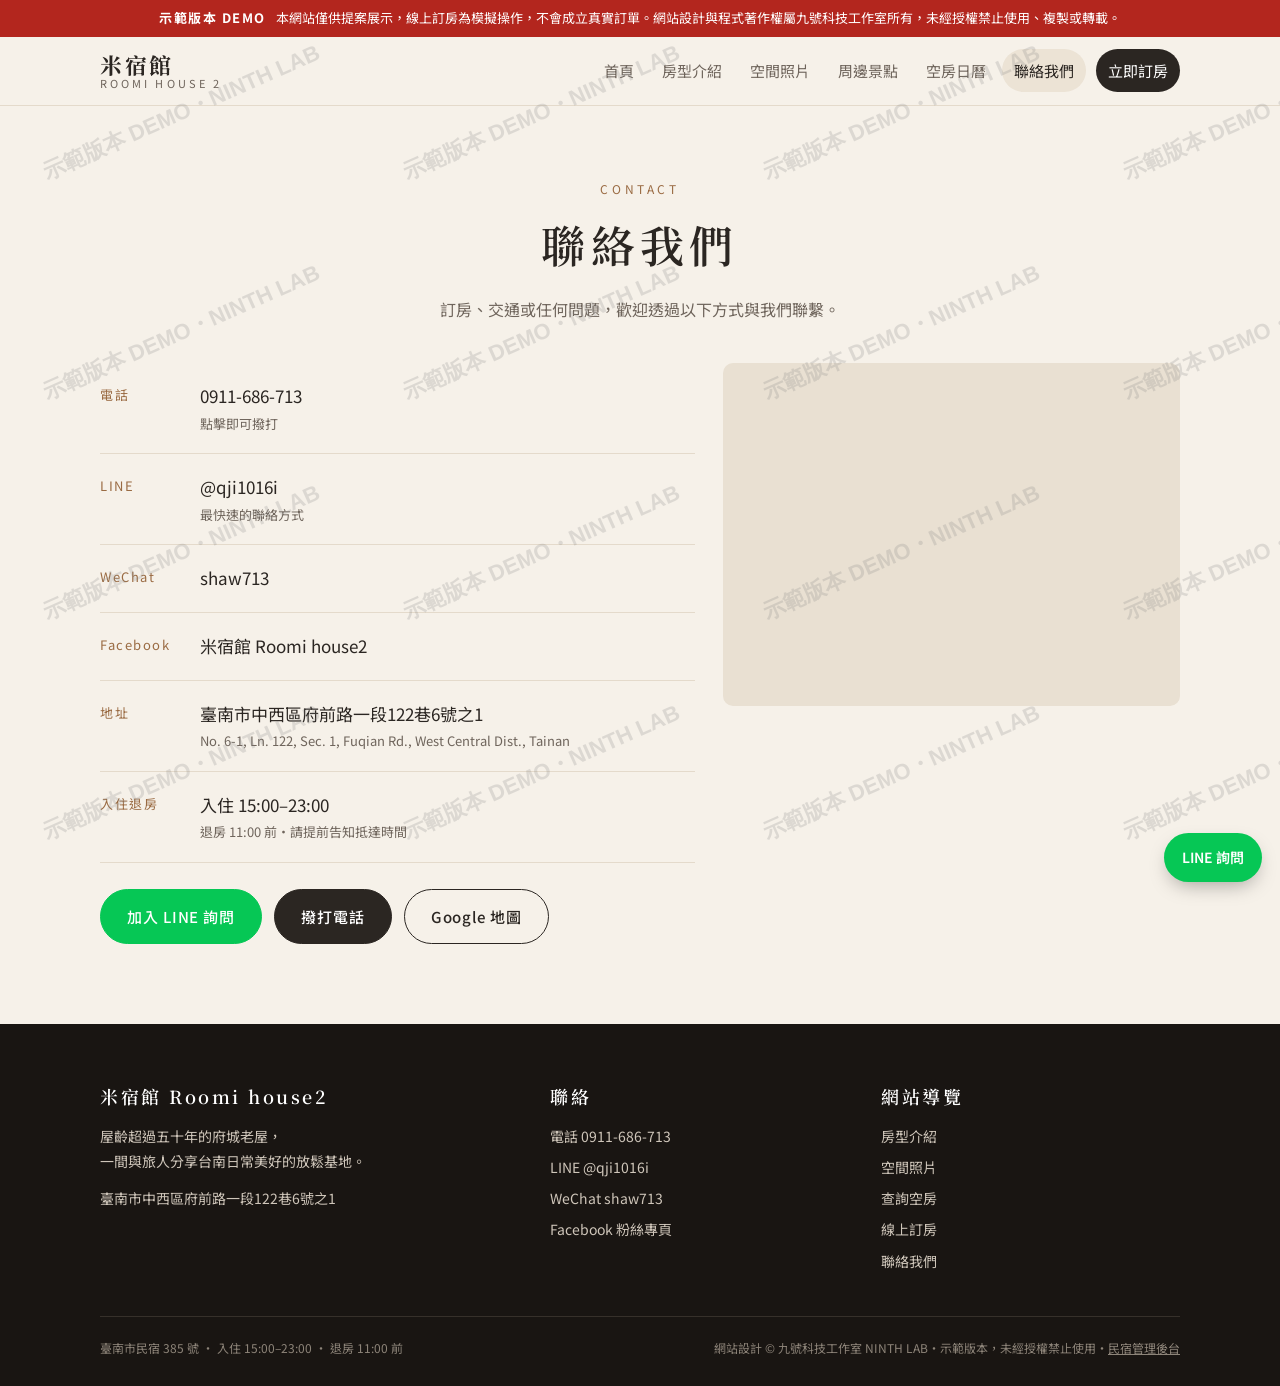
<file: contact.html>
<!DOCTYPE html>
<html lang="zh-Hant-TW">
<head>
<meta charset="utf-8">
<meta name="robots" content="noindex,nofollow">
<meta name="viewport" content="width=device-width, initial-scale=1">
<title>聯絡我們｜米宿館 Roomi house2</title>
<meta name="description" content="米宿館聯絡方式：電話 0911-686-713、LINE @qji1016i、地址臺南市中西區府前路一段122巷6號之1。">
<meta property="og:title" content="聯絡我們｜米宿館 Roomi house2">
<meta property="og:description" content="米宿館聯絡方式：電話 0911-686-713、LINE @qji1016i、地址臺南市中西區府前路一段122巷6號之1。">
<meta property="og:image" content="images/p03.jpg">
<link rel="icon" href="data:image/svg+xml,<svg xmlns='http://www.w3.org/2000/svg' viewBox='0 0 100 100'><rect width='100' height='100' rx='20' fill='%232b2622'/><text x='50' y='68' font-size='54' text-anchor='middle' fill='%23f6f1e9' font-family='serif'>米</text></svg>">
<link rel="preconnect" href="https://fonts.googleapis.com">
<link rel="preconnect" href="https://fonts.gstatic.com" crossorigin>
<link href="https://fonts.googleapis.com/css2?family=Noto+Sans+TC:wght@400;500;700&family=Noto+Serif+TC:wght@500;600&display=swap" rel="stylesheet">
<link rel="stylesheet" href="style.css">
<script type="application/ld+json">{"@context":"https://schema.org","@type":"LodgingBusiness","name":"米宿館 Roomi house2","telephone":"+886-911-686-713","address":{"@type":"PostalAddress","streetAddress":"府前路一段122巷6號之1","addressLocality":"中西區","addressRegion":"臺南市","addressCountry":"TW"},"checkinTime":"15:00","checkoutTime":"11:00","sameAs":["https://www.facebook.com/feng.misu2/","https://www.booking.com/hotel/tw/mi-su-guan-roomi-house2.zh-tw.html"]}</script>
</head>
<body>
<header class="site-header"><div class="wrap">
  <a class="brand" href="index.html"><b>米宿館</b><small>Roomi house 2</small></a>
  <button class="menu-btn" aria-label="選單">☰</button>
  <nav class="nav"><a href="index.html">首頁</a><a href="rooms.html">房型介紹</a><a href="gallery.html">空間照片</a><a href="area.html">周邊景點</a><a href="availability.html">空房日曆</a><a href="contact.html" class="active">聯絡我們</a><a class="cta" href="booking.html">立即訂房</a></nav>
</div></header>
<main>
<div class="page-head wrap"><span class="eyebrow">Contact</span><h1>聯絡我們</h1><p>訂房、交通或任何問題，歡迎透過以下方式與我們聯繫。</p></div>
<div class="wrap two-col" style="padding-bottom:80px">
  <div>
    <ul class="contact-list">
      <li><span class="k">電話</span><span class="v"><a href="tel:0911686713">0911-686-713</a><small>點擊即可撥打</small></span></li>
      <li><span class="k">LINE</span><span class="v"><a href="https://line.me/R/ti/p/@qji1016i" target="_blank" rel="noopener">@qji1016i</a><small>最快速的聯絡方式</small></span></li>
      <li><span class="k">WeChat</span><span class="v">shaw713</span></li>
      <li><span class="k">Facebook</span><span class="v"><a href="https://www.facebook.com/feng.misu2/" target="_blank" rel="noopener">米宿館 Roomi house2</a></span></li>
      <li><span class="k">地址</span><span class="v">臺南市中西區府前路一段122巷6號之1<small>No. 6-1, Ln. 122, Sec. 1, Fuqian Rd., West Central Dist., Tainan</small></span></li>
      <li><span class="k">入住退房</span><span class="v">入住 15:00–23:00<small>退房 11:00 前・請提前告知抵達時間</small></span></li>
    </ul>
    <div class="btns" style="margin-top:26px">
      <a class="btn line" href="https://line.me/R/ti/p/@qji1016i" target="_blank" rel="noopener">加入 LINE 詢問</a>
      <a class="btn solid" href="tel:0911686713">撥打電話</a>
      <a class="btn" href="https://www.google.com/maps/search/?api=1&query=臺南市中西區府前路一段122巷6號之1 米宿館" target="_blank" rel="noopener">Google 地圖</a>
    </div>
  </div>
  <iframe class="map" loading="lazy" referrerpolicy="no-referrer-when-downgrade" title="米宿館地圖"
    src="https://www.google.com/maps?q=%E8%87%BA%E5%8D%97%E5%B8%82%E4%B8%AD%E8%A5%BF%E5%8D%80%E5%BA%9C%E5%89%8D%E8%B7%AF%E4%B8%80%E6%AE%B5122%E5%B7%B76%E8%99%9F%E4%B9%8B1&output=embed"></iframe>
</div>
</main>
<footer class="site-footer"><div class="wrap">
  <div class="cols">
    <div><h4>米宿館 Roomi house2</h4>
      <p>屋齡超過五十年的府城老屋，<br>一間與旅人分享台南日常美好的放鬆基地。</p>
      <p style="margin-top:12px">臺南市中西區府前路一段122巷6號之1</p></div>
    <div><h4>聯絡</h4><ul>
      <li><a href="tel:0911686713">電話 0911-686-713</a></li>
      <li><a href="https://line.me/R/ti/p/@qji1016i" target="_blank" rel="noopener">LINE @qji1016i</a></li>
      <li>WeChat shaw713</li>
      <li><a href="https://www.facebook.com/feng.misu2/" target="_blank" rel="noopener">Facebook 粉絲專頁</a></li></ul></div>
    <div><h4>網站導覽</h4><ul>
      <li><a href="rooms.html">房型介紹</a></li><li><a href="gallery.html">空間照片</a></li>
      <li><a href="availability.html">查詢空房</a></li><li><a href="booking.html">線上訂房</a></li>
      <li><a href="contact.html">聯絡我們</a></li></ul></div>
  </div>
  <div class="bottom"><span>臺南市民宿 385 號 ・ 入住 15:00–23:00 ・ 退房 11:00 前</span><span>網站設計 © 九號科技工作室 NINTH LAB・示範版本，未經授權禁止使用・<a href="admin.html">民宿管理後台</a></span></div>
</div></footer>
<a class="float-line" href="https://line.me/R/ti/p/@qji1016i" target="_blank" rel="noopener">LINE 詢問</a>
<script src="store.js"></script>
<script src="main.js"></script>
</body>
</html>
</file>
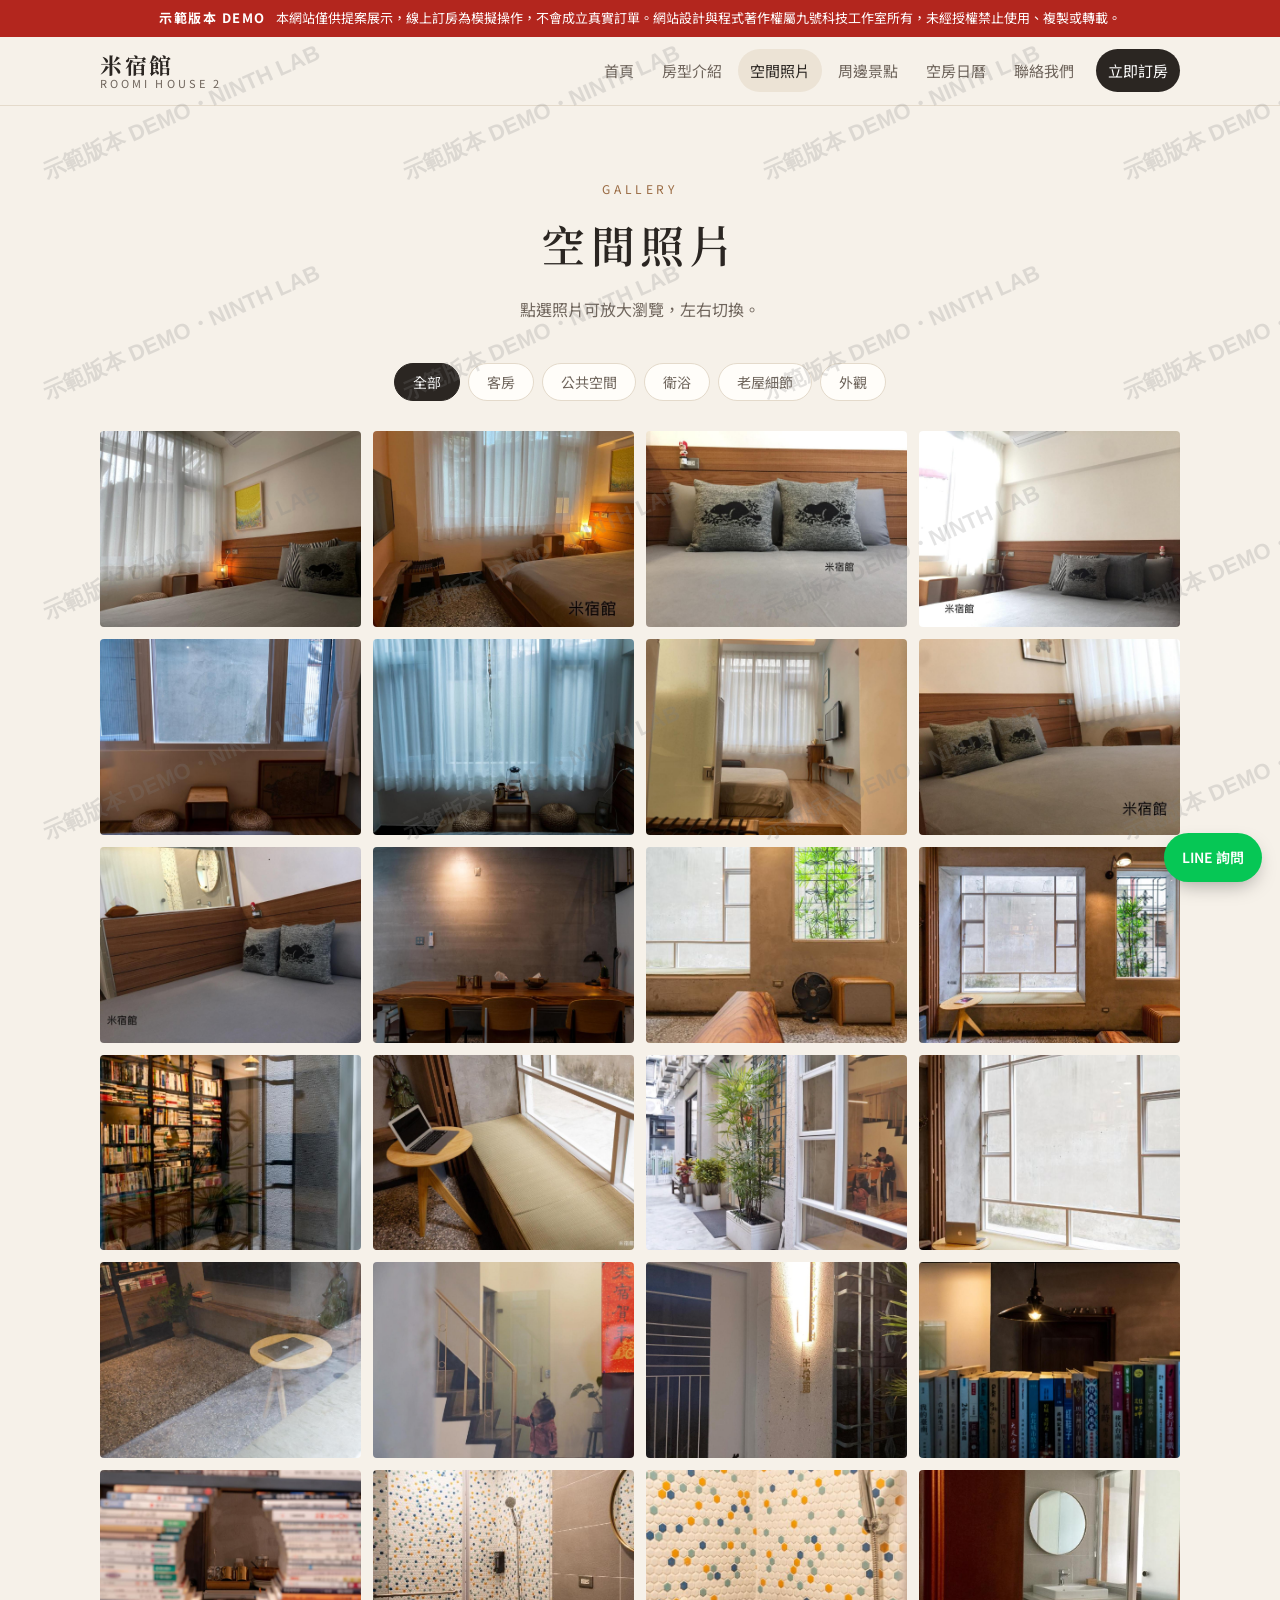
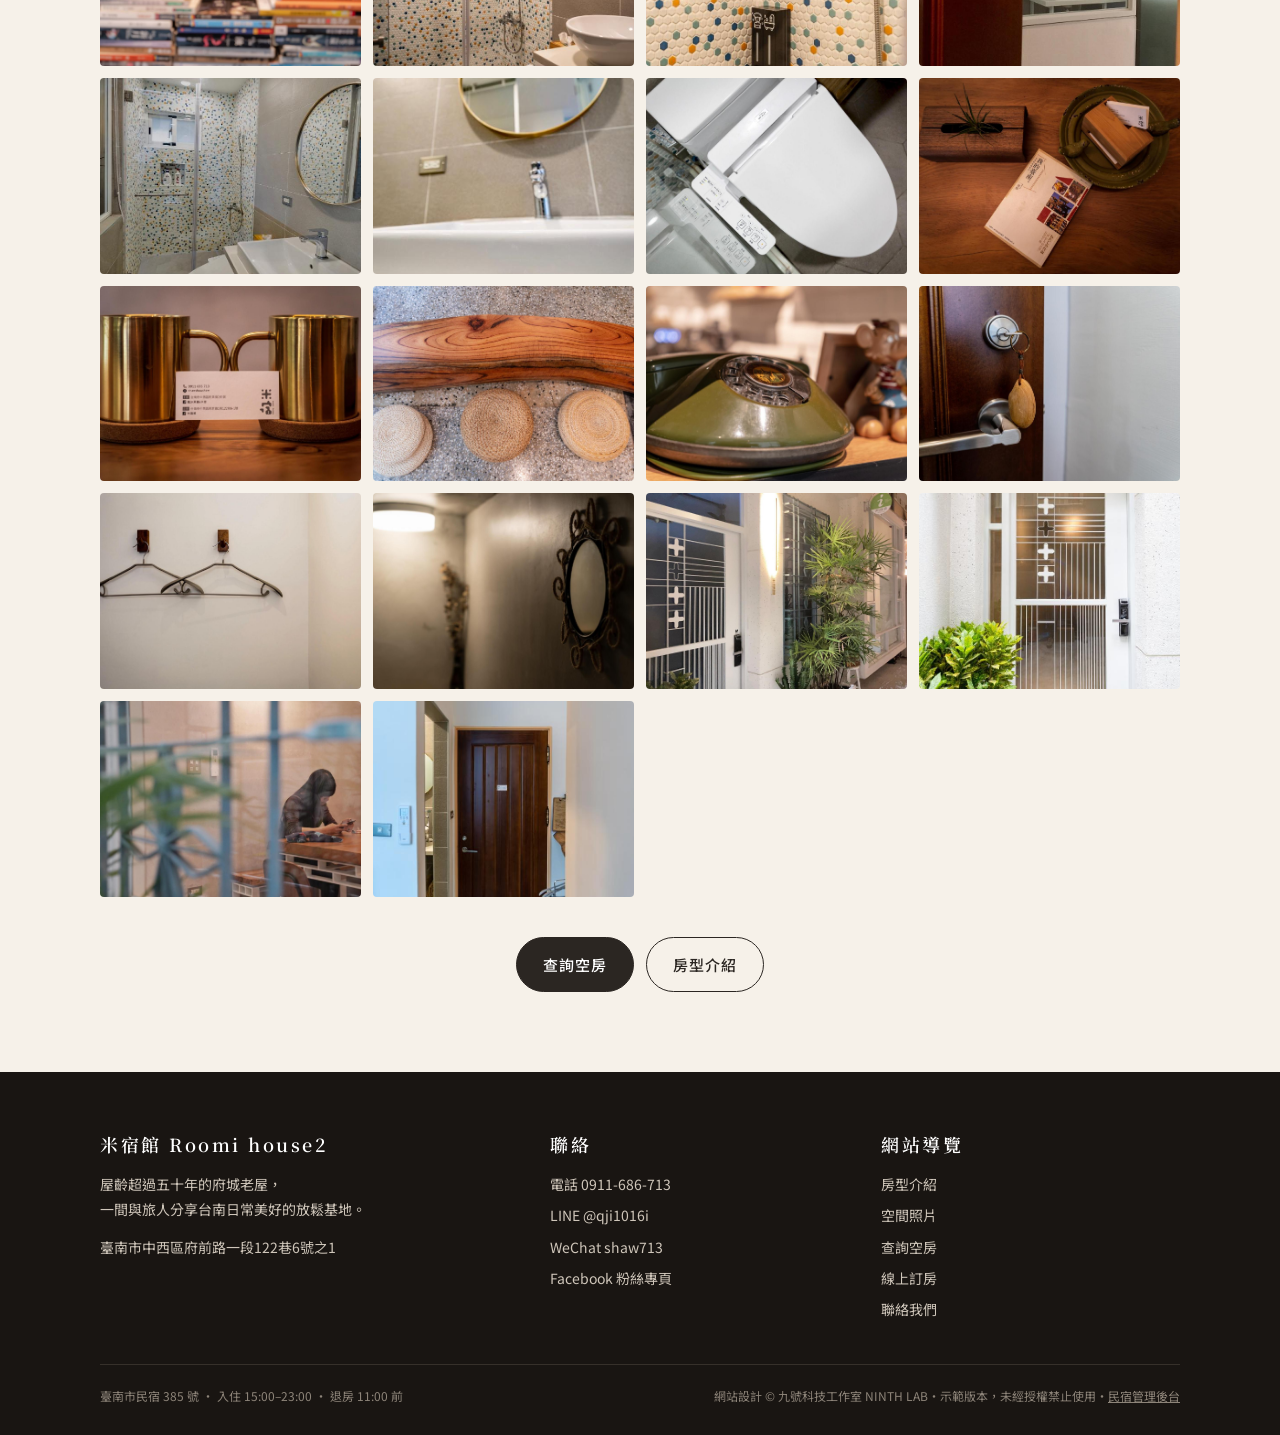
<file: gallery.html>
<!DOCTYPE html>
<html lang="zh-Hant-TW">
<head>
<meta charset="utf-8">
<meta name="robots" content="noindex,nofollow">
<meta name="viewport" content="width=device-width, initial-scale=1">
<title>空間照片｜米宿館 Roomi house2</title>
<meta name="description" content="米宿館客房、共用空間、衛浴與老屋細節照片。">
<meta property="og:title" content="空間照片｜米宿館 Roomi house2">
<meta property="og:description" content="米宿館客房、共用空間、衛浴與老屋細節照片。">
<meta property="og:image" content="images/p03.jpg">
<link rel="icon" href="data:image/svg+xml,<svg xmlns='http://www.w3.org/2000/svg' viewBox='0 0 100 100'><rect width='100' height='100' rx='20' fill='%232b2622'/><text x='50' y='68' font-size='54' text-anchor='middle' fill='%23f6f1e9' font-family='serif'>米</text></svg>">
<link rel="preconnect" href="https://fonts.googleapis.com">
<link rel="preconnect" href="https://fonts.gstatic.com" crossorigin>
<link href="https://fonts.googleapis.com/css2?family=Noto+Sans+TC:wght@400;500;700&family=Noto+Serif+TC:wght@500;600&display=swap" rel="stylesheet">
<link rel="stylesheet" href="style.css">
<script type="application/ld+json">{"@context":"https://schema.org","@type":"LodgingBusiness","name":"米宿館 Roomi house2","telephone":"+886-911-686-713","address":{"@type":"PostalAddress","streetAddress":"府前路一段122巷6號之1","addressLocality":"中西區","addressRegion":"臺南市","addressCountry":"TW"},"checkinTime":"15:00","checkoutTime":"11:00","sameAs":["https://www.facebook.com/feng.misu2/","https://www.booking.com/hotel/tw/mi-su-guan-roomi-house2.zh-tw.html"]}</script>
</head>
<body>
<header class="site-header"><div class="wrap">
  <a class="brand" href="index.html"><b>米宿館</b><small>Roomi house 2</small></a>
  <button class="menu-btn" aria-label="選單">☰</button>
  <nav class="nav"><a href="index.html">首頁</a><a href="rooms.html">房型介紹</a><a href="gallery.html" class="active">空間照片</a><a href="area.html">周邊景點</a><a href="availability.html">空房日曆</a><a href="contact.html">聯絡我們</a><a class="cta" href="booking.html">立即訂房</a></nav>
</div></header>
<main>
<div class="page-head wrap"><span class="eyebrow">Gallery</span><h1>空間照片</h1><p>點選照片可放大瀏覽，左右切換。</p></div>
<div class="wrap" style="padding-bottom:80px">
  <div class="filters">
    <button data-cat="all" class="active">全部</button><button data-cat="rooms">客房</button><button data-cat="common">公共空間</button>
    <button data-cat="bath">衛浴</button><button data-cat="detail">老屋細節</button><button data-cat="outside">外觀</button>
  </div>
  <div class="masonry"><figure data-cat="rooms"><img src="images/p01.jpg" alt="米宿館 橘一 雙人房" loading="lazy"></figure><figure data-cat="rooms"><img src="images/p25.jpg" alt="米宿館 橘一 雙人房" loading="lazy"></figure><figure data-cat="rooms"><img src="images/p24.jpg" alt="米宿館 床鋪" loading="lazy"></figure><figure data-cat="rooms"><img src="images/p27.jpg" alt="米宿館 藍二 雙人房" loading="lazy"></figure><figure data-cat="rooms"><img src="images/p37.jpg" alt="米宿館 藍二 窗邊" loading="lazy"></figure><figure data-cat="rooms"><img src="images/p26.jpg" alt="米宿館 窗邊茶几" loading="lazy"></figure><figure data-cat="rooms"><img src="images/p04.jpg" alt="米宿館 三人房" loading="lazy"></figure><figure data-cat="rooms"><img src="images/p33.jpg" alt="米宿館 三人房床鋪" loading="lazy"></figure><figure data-cat="rooms"><img src="images/p34.jpg" alt="米宿館 客房" loading="lazy"></figure><figure data-cat="common"><img src="images/p03.jpg" alt="米宿館 一樓客廳" loading="lazy"></figure><figure data-cat="common"><img src="images/p00.jpg" alt="米宿館 窗景" loading="lazy"></figure><figure data-cat="common"><img src="images/p09.jpg" alt="米宿館 閱讀角落" loading="lazy"></figure><figure data-cat="common"><img src="images/p10.jpg" alt="米宿館 書牆" loading="lazy"></figure><figure data-cat="common"><img src="images/p13.jpg" alt="米宿館 窗邊座位" loading="lazy"></figure><figure data-cat="common"><img src="images/p05.jpg" alt="米宿館 綠意窗台" loading="lazy"></figure><figure data-cat="common"><img src="images/p06.jpg" alt="米宿館 光線" loading="lazy"></figure><figure data-cat="common"><img src="images/p12.jpg" alt="米宿館 小圓桌" loading="lazy"></figure><figure data-cat="common"><img src="images/p17.jpg" alt="米宿館 樓梯" loading="lazy"></figure><figure data-cat="common"><img src="images/p40.jpg" alt="米宿館 走廊" loading="lazy"></figure><figure data-cat="common"><img src="images/p21.jpg" alt="米宿館 藏書" loading="lazy"></figure><figure data-cat="common"><img src="images/p18.jpg" alt="米宿館 書堆" loading="lazy"></figure><figure data-cat="bath"><img src="images/p07.jpg" alt="米宿館 衛浴" loading="lazy"></figure><figure data-cat="bath"><img src="images/p02.jpg" alt="米宿館 磨石子淋浴間" loading="lazy"></figure><figure data-cat="bath"><img src="images/p32.jpg" alt="米宿館 衛浴" loading="lazy"></figure><figure data-cat="bath"><img src="images/p35.jpg" alt="米宿館 淋浴間" loading="lazy"></figure><figure data-cat="bath"><img src="images/p36.jpg" alt="米宿館 洗手台" loading="lazy"></figure><figure data-cat="bath"><img src="images/p30.jpg" alt="米宿館 免治馬桶" loading="lazy"></figure><figure data-cat="detail"><img src="images/p08.jpg" alt="米宿館 小物" loading="lazy"></figure><figure data-cat="detail"><img src="images/p15.jpg" alt="米宿館 茶水" loading="lazy"></figure><figure data-cat="detail"><img src="images/p16.jpg" alt="米宿館 老木頭" loading="lazy"></figure><figure data-cat="detail"><img src="images/p19.jpg" alt="米宿館 老電話" loading="lazy"></figure><figure data-cat="detail"><img src="images/p29.jpg" alt="米宿館 門把" loading="lazy"></figure><figure data-cat="detail"><img src="images/p38.jpg" alt="米宿館 衣架" loading="lazy"></figure><figure data-cat="detail"><img src="images/p44.jpg" alt="米宿館 鏡子" loading="lazy"></figure><figure data-cat="outside"><img src="images/p41.jpg" alt="米宿館 入口" loading="lazy"></figure><figure data-cat="outside"><img src="images/p42.jpg" alt="米宿館 大門" loading="lazy"></figure><figure data-cat="outside"><img src="images/p43.jpg" alt="米宿館 外觀" loading="lazy"></figure><figure data-cat="outside"><img src="images/p28.jpg" alt="米宿館 房門" loading="lazy"></figure></div>
  <div class="btns" style="justify-content:center;margin-top:40px"><a class="btn solid" href="availability.html">查詢空房</a><a class="btn" href="rooms.html">房型介紹</a></div>
</div>
<div class="lightbox"><button class="lb-close" aria-label="關閉">×</button><button class="lb-prev" aria-label="上一張">‹</button><img alt=""><button class="lb-next" aria-label="下一張">›</button><div class="lb-count"></div></div>
</main>
<footer class="site-footer"><div class="wrap">
  <div class="cols">
    <div><h4>米宿館 Roomi house2</h4>
      <p>屋齡超過五十年的府城老屋，<br>一間與旅人分享台南日常美好的放鬆基地。</p>
      <p style="margin-top:12px">臺南市中西區府前路一段122巷6號之1</p></div>
    <div><h4>聯絡</h4><ul>
      <li><a href="tel:0911686713">電話 0911-686-713</a></li>
      <li><a href="https://line.me/R/ti/p/@qji1016i" target="_blank" rel="noopener">LINE @qji1016i</a></li>
      <li>WeChat shaw713</li>
      <li><a href="https://www.facebook.com/feng.misu2/" target="_blank" rel="noopener">Facebook 粉絲專頁</a></li></ul></div>
    <div><h4>網站導覽</h4><ul>
      <li><a href="rooms.html">房型介紹</a></li><li><a href="gallery.html">空間照片</a></li>
      <li><a href="availability.html">查詢空房</a></li><li><a href="booking.html">線上訂房</a></li>
      <li><a href="contact.html">聯絡我們</a></li></ul></div>
  </div>
  <div class="bottom"><span>臺南市民宿 385 號 ・ 入住 15:00–23:00 ・ 退房 11:00 前</span><span>網站設計 © 九號科技工作室 NINTH LAB・示範版本，未經授權禁止使用・<a href="admin.html">民宿管理後台</a></span></div>
</div></footer>
<a class="float-line" href="https://line.me/R/ti/p/@qji1016i" target="_blank" rel="noopener">LINE 詢問</a>
<script src="store.js"></script>
<script src="main.js"></script>
</body>
</html>
</file>
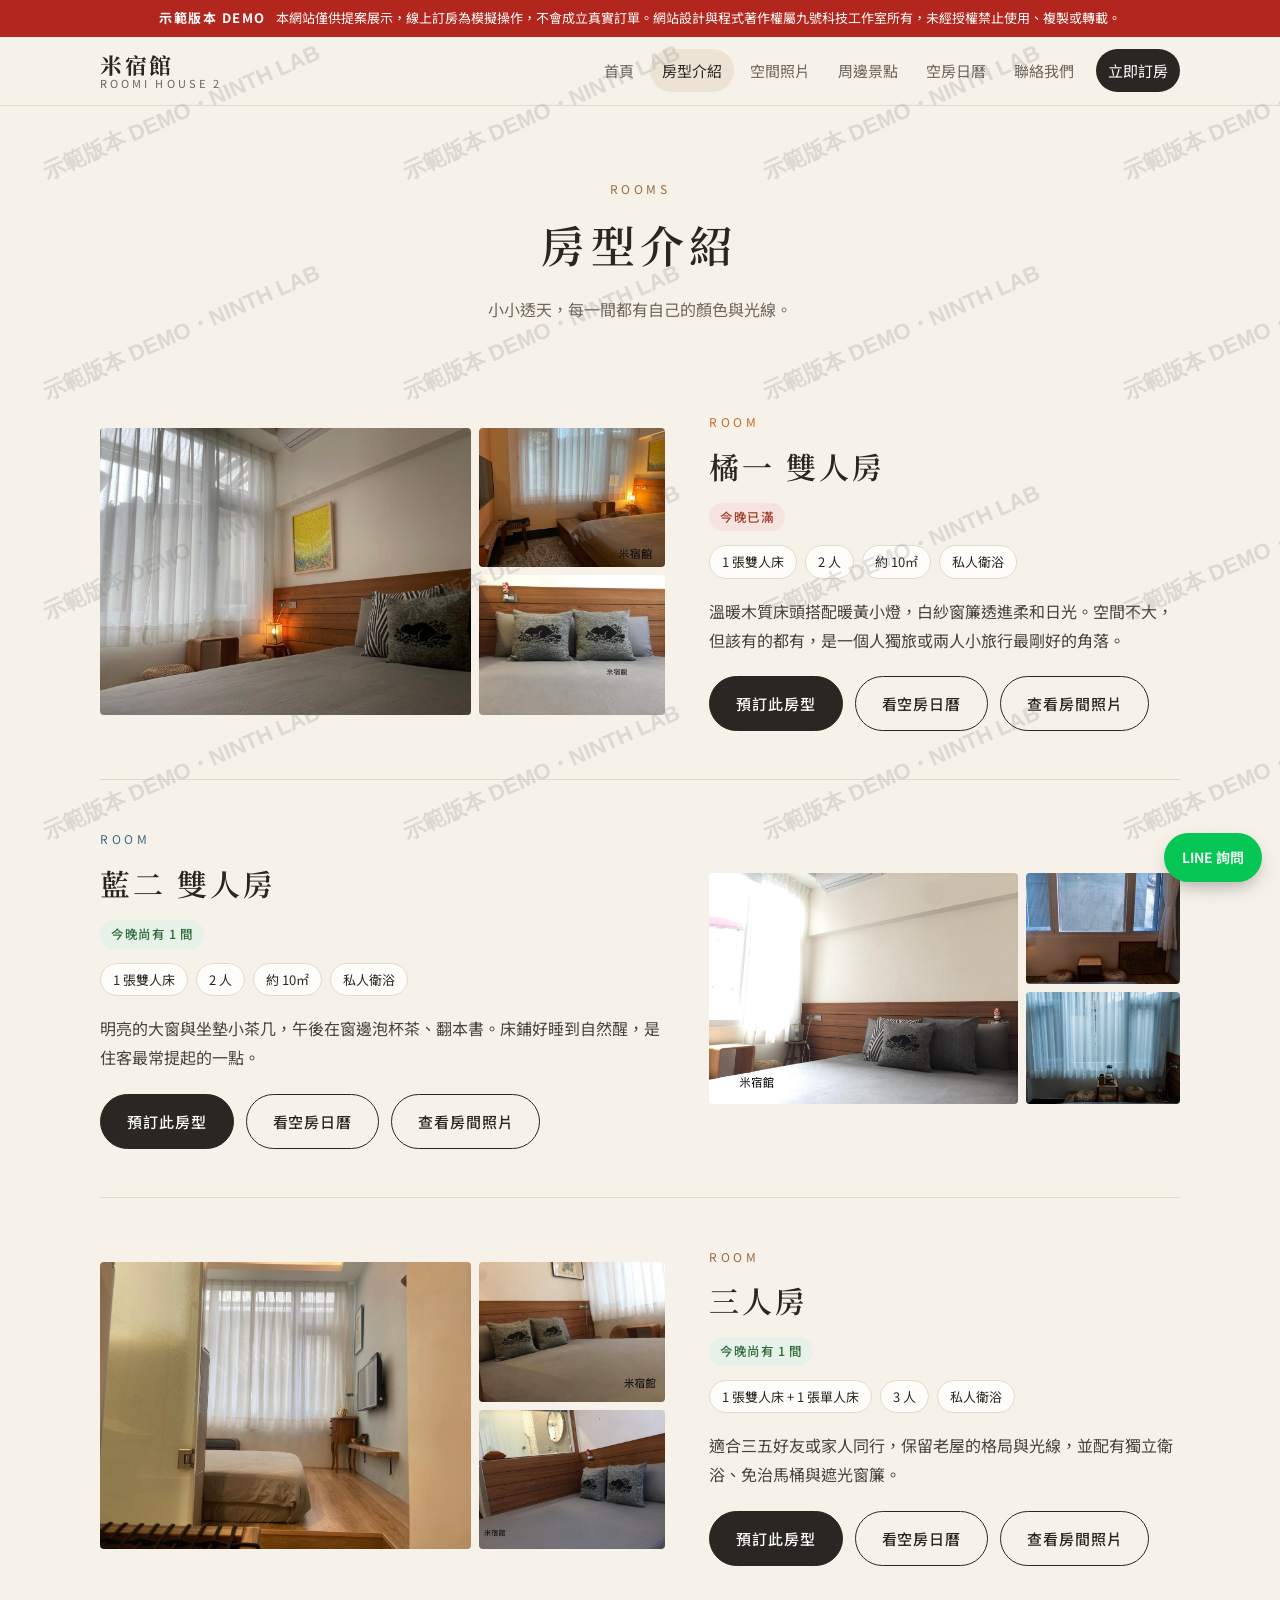
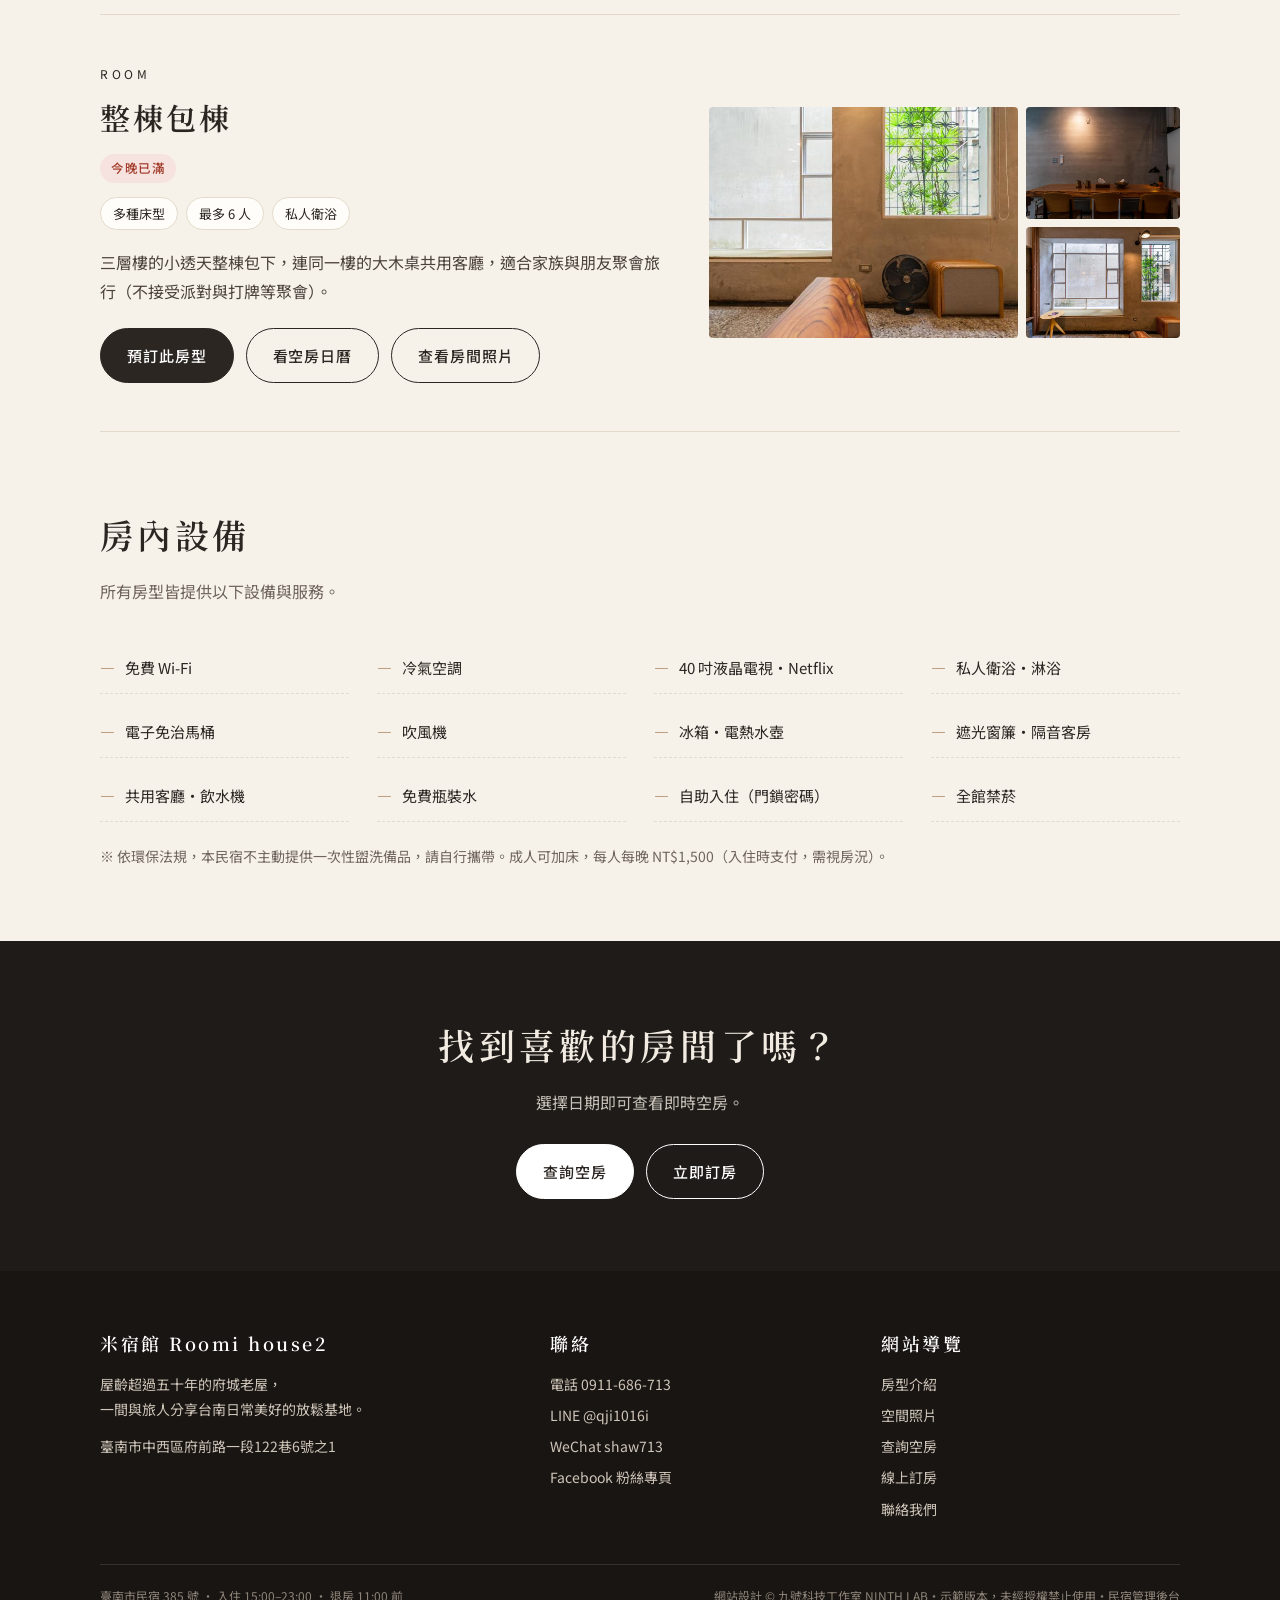
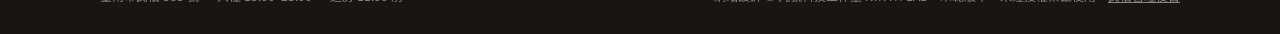
<file: rooms.html>
<!DOCTYPE html>
<html lang="zh-Hant-TW">
<head>
<meta charset="utf-8">
<meta name="robots" content="noindex,nofollow">
<meta name="viewport" content="width=device-width, initial-scale=1">
<title>房型介紹｜米宿館 Roomi house2</title>
<meta name="description" content="米宿館提供橘一雙人房、藍二雙人房、三人房與整棟包棟，皆附私人衛浴與免治馬桶。">
<meta property="og:title" content="房型介紹｜米宿館 Roomi house2">
<meta property="og:description" content="米宿館提供橘一雙人房、藍二雙人房、三人房與整棟包棟，皆附私人衛浴與免治馬桶。">
<meta property="og:image" content="images/p03.jpg">
<link rel="icon" href="data:image/svg+xml,<svg xmlns='http://www.w3.org/2000/svg' viewBox='0 0 100 100'><rect width='100' height='100' rx='20' fill='%232b2622'/><text x='50' y='68' font-size='54' text-anchor='middle' fill='%23f6f1e9' font-family='serif'>米</text></svg>">
<link rel="preconnect" href="https://fonts.googleapis.com">
<link rel="preconnect" href="https://fonts.gstatic.com" crossorigin>
<link href="https://fonts.googleapis.com/css2?family=Noto+Sans+TC:wght@400;500;700&family=Noto+Serif+TC:wght@500;600&display=swap" rel="stylesheet">
<link rel="stylesheet" href="style.css">
<script type="application/ld+json">{"@context":"https://schema.org","@type":"LodgingBusiness","name":"米宿館 Roomi house2","telephone":"+886-911-686-713","address":{"@type":"PostalAddress","streetAddress":"府前路一段122巷6號之1","addressLocality":"中西區","addressRegion":"臺南市","addressCountry":"TW"},"checkinTime":"15:00","checkoutTime":"11:00","sameAs":["https://www.facebook.com/feng.misu2/","https://www.booking.com/hotel/tw/mi-su-guan-roomi-house2.zh-tw.html"]}</script>
</head>
<body>
<header class="site-header"><div class="wrap">
  <a class="brand" href="index.html"><b>米宿館</b><small>Roomi house 2</small></a>
  <button class="menu-btn" aria-label="選單">☰</button>
  <nav class="nav"><a href="index.html">首頁</a><a href="rooms.html" class="active">房型介紹</a><a href="gallery.html">空間照片</a><a href="area.html">周邊景點</a><a href="availability.html">空房日曆</a><a href="contact.html">聯絡我們</a><a class="cta" href="booking.html">立即訂房</a></nav>
</div></header>
<main>
<div class="page-head wrap"><span class="eyebrow">Rooms</span><h1>房型介紹</h1><p>小小透天，每一間都有自己的顏色與光線。</p></div>
<div class="wrap"><div class="room" id="orange" data-room="orange">
  <div class="room-media"><img src="images/p01.jpg" alt="橘一 雙人房" loading="lazy"><div class="side"><img src="images/p25.jpg" alt="橘一 雙人房" loading="lazy"><img src="images/p24.jpg" alt="橘一 雙人房" loading="lazy"></div></div>
  <div><span class="eyebrow" style="color:#c9692a">Room</span><h2>橘一 雙人房</h2>
    <div class="badge-slot"></div><div class="specs"><span>1 張雙人床</span><span>2 人</span><span>約 10㎡</span><span>私人衛浴</span></div>
    <p>溫暖木質床頭搭配暖黃小燈，白紗窗簾透進柔和日光。空間不大，但該有的都有，是一個人獨旅或兩人小旅行最剛好的角落。</p>
    <div class="btns"><a class="btn solid" href="booking.html?room=orange">預訂此房型</a><a class="btn" href="availability.html">看空房日曆</a><a class="btn" href="gallery.html#rooms">查看房間照片</a></div>
  </div></div><div class="room" id="blue" data-room="blue">
  <div class="room-media"><img src="images/p27.jpg" alt="藍二 雙人房" loading="lazy"><div class="side"><img src="images/p37.jpg" alt="藍二 雙人房" loading="lazy"><img src="images/p26.jpg" alt="藍二 雙人房" loading="lazy"></div></div>
  <div><span class="eyebrow" style="color:#3d6a8a">Room</span><h2>藍二 雙人房</h2>
    <div class="badge-slot"></div><div class="specs"><span>1 張雙人床</span><span>2 人</span><span>約 10㎡</span><span>私人衛浴</span></div>
    <p>明亮的大窗與坐墊小茶几，午後在窗邊泡杯茶、翻本書。床鋪好睡到自然醒，是住客最常提起的一點。</p>
    <div class="btns"><a class="btn solid" href="booking.html?room=blue">預訂此房型</a><a class="btn" href="availability.html">看空房日曆</a><a class="btn" href="gallery.html#rooms">查看房間照片</a></div>
  </div></div><div class="room" id="triple" data-room="triple">
  <div class="room-media"><img src="images/p04.jpg" alt="三人房" loading="lazy"><div class="side"><img src="images/p33.jpg" alt="三人房" loading="lazy"><img src="images/p34.jpg" alt="三人房" loading="lazy"></div></div>
  <div><span class="eyebrow" style="color:#9a6b43">Room</span><h2>三人房</h2>
    <div class="badge-slot"></div><div class="specs"><span>1 張雙人床 + 1 張單人床</span><span>3 人</span><span>私人衛浴</span></div>
    <p>適合三五好友或家人同行，保留老屋的格局與光線，並配有獨立衛浴、免治馬桶與遮光窗簾。</p>
    <div class="btns"><a class="btn solid" href="booking.html?room=triple">預訂此房型</a><a class="btn" href="availability.html">看空房日曆</a><a class="btn" href="gallery.html#rooms">查看房間照片</a></div>
  </div></div><div class="room" id="whole" data-room="whole">
  <div class="room-media"><img src="images/p00.jpg" alt="整棟包棟" loading="lazy"><div class="side"><img src="images/p03.jpg" alt="整棟包棟" loading="lazy"><img src="images/p09.jpg" alt="整棟包棟" loading="lazy"></div></div>
  <div><span class="eyebrow" style="color:#2b2622">Room</span><h2>整棟包棟</h2>
    <div class="badge-slot"></div><div class="specs"><span>多種床型</span><span>最多 6 人</span><span>私人衛浴</span></div>
    <p>三層樓的小透天整棟包下，連同一樓的大木桌共用客廳，適合家族與朋友聚會旅行（不接受派對與打牌等聚會）。</p>
    <div class="btns"><a class="btn solid" href="booking.html?room=whole">預訂此房型</a><a class="btn" href="availability.html">看空房日曆</a><a class="btn" href="gallery.html#rooms">查看房間照片</a></div>
  </div></div></div>
<section><div class="wrap">
  <h2 class="sec-title">房內設備</h2><p class="sec-lead">所有房型皆提供以下設備與服務。</p>
  <ul class="amen">
    <li>免費 Wi-Fi</li><li>冷氣空調</li><li>40 吋液晶電視・Netflix</li><li>私人衛浴・淋浴</li>
    <li>電子免治馬桶</li><li>吹風機</li><li>冰箱・電熱水壺</li><li>遮光窗簾・隔音客房</li>
    <li>共用客廳・飲水機</li><li>免費瓶裝水</li><li>自助入住（門鎖密碼）</li><li>全館禁菸</li>
  </ul>
  <p class="note" style="margin-top:22px">※ 依環保法規，本民宿不主動提供一次性盥洗備品，請自行攜帶。成人可加床，每人每晚 NT$1,500（入住時支付，需視房況）。</p>
</div></section>
<section class="band"><div class="wrap"><h2>找到喜歡的房間了嗎？</h2><p>選擇日期即可查看即時空房。</p>
<div class="btns"><a class="btn light solid" href="availability.html">查詢空房</a><a class="btn light" href="booking.html">立即訂房</a></div></div></section>
</main>
<footer class="site-footer"><div class="wrap">
  <div class="cols">
    <div><h4>米宿館 Roomi house2</h4>
      <p>屋齡超過五十年的府城老屋，<br>一間與旅人分享台南日常美好的放鬆基地。</p>
      <p style="margin-top:12px">臺南市中西區府前路一段122巷6號之1</p></div>
    <div><h4>聯絡</h4><ul>
      <li><a href="tel:0911686713">電話 0911-686-713</a></li>
      <li><a href="https://line.me/R/ti/p/@qji1016i" target="_blank" rel="noopener">LINE @qji1016i</a></li>
      <li>WeChat shaw713</li>
      <li><a href="https://www.facebook.com/feng.misu2/" target="_blank" rel="noopener">Facebook 粉絲專頁</a></li></ul></div>
    <div><h4>網站導覽</h4><ul>
      <li><a href="rooms.html">房型介紹</a></li><li><a href="gallery.html">空間照片</a></li>
      <li><a href="availability.html">查詢空房</a></li><li><a href="booking.html">線上訂房</a></li>
      <li><a href="contact.html">聯絡我們</a></li></ul></div>
  </div>
  <div class="bottom"><span>臺南市民宿 385 號 ・ 入住 15:00–23:00 ・ 退房 11:00 前</span><span>網站設計 © 九號科技工作室 NINTH LAB・示範版本，未經授權禁止使用・<a href="admin.html">民宿管理後台</a></span></div>
</div></footer>
<a class="float-line" href="https://line.me/R/ti/p/@qji1016i" target="_blank" rel="noopener">LINE 詢問</a>
<script src="store.js"></script>
<script src="main.js"></script>
</body>
</html>
</file>
<file: style.css>
:root{
  --bg:#f6f1e9;--paper:#fffdf9;--ink:#2b2622;--muted:#6f655c;--line:#e4dacb;
  --wood:#9a6b43;--orange:#c9692a;--blue:#3d6a8a;--dark:#1f1b18;
  --serif:"Noto Serif TC",serif;--sans:"Noto Sans TC",-apple-system,"PingFang TC",sans-serif;
}
*{box-sizing:border-box;margin:0;padding:0}
html{scroll-behavior:smooth}
body{background:var(--bg);color:var(--ink);font-family:var(--sans);line-height:1.8;font-size:16px;-webkit-font-smoothing:antialiased}
img{max-width:100%;display:block}
a{color:inherit;text-decoration:none}
.wrap{max-width:1120px;margin:0 auto;padding:0 20px}

/* header */
.site-header{position:sticky;top:0;z-index:50;background:rgba(246,241,233,.94);backdrop-filter:blur(8px);border-bottom:1px solid var(--line)}
.site-header .wrap{display:flex;align-items:center;justify-content:space-between;height:68px}
.brand{display:flex;flex-direction:column;line-height:1.15}
.brand b{font-family:var(--serif);font-size:22px;letter-spacing:.12em}
.brand small{font-size:11px;letter-spacing:.28em;color:var(--muted);text-transform:uppercase}
.nav{display:flex;gap:4px;align-items:center}
.nav a{padding:8px 12px;font-size:15px;border-radius:999px;color:var(--muted);transition:.2s}
.nav a:hover,.nav a.active{color:var(--ink);background:#ece3d5}
.nav a.cta{background:var(--ink);color:#fff;margin-left:6px}
.nav a.cta:hover{background:var(--wood)}
.menu-btn{display:none;background:none;border:0;font-size:26px;cursor:pointer;color:var(--ink)}
@media(max-width:900px){
  .menu-btn{display:block}
  .nav{position:absolute;top:68px;left:0;right:0;flex-direction:column;align-items:stretch;background:var(--bg);border-bottom:1px solid var(--line);padding:10px 16px 16px;display:none}
  .nav.open{display:flex}
  .nav a{padding:12px 14px;border-radius:10px}
  .nav a.cta{margin:6px 0 0;text-align:center}
}

/* buttons */
.btns{display:flex;flex-wrap:wrap;gap:12px}
.btn{display:inline-flex;align-items:center;justify-content:center;gap:8px;padding:13px 26px;border-radius:999px;font-size:15px;font-weight:500;letter-spacing:.06em;border:1.5px solid var(--ink);cursor:pointer;transition:.2s;background:transparent;color:var(--ink);font-family:inherit}
.btn:hover{background:var(--ink);color:#fff}
.btn.solid{background:var(--ink);color:#fff}
.btn.solid:hover{background:var(--wood);border-color:var(--wood)}
.btn.light{border-color:#fff;color:#fff}
.btn.light:hover{background:#fff;color:var(--ink)}
.btn.light.solid{background:#fff;color:var(--ink)}
.btn.light.solid:hover{background:var(--bg)}
.btn.line{background:#06c755;border-color:#06c755;color:#fff}
.btn.line:hover{background:#05a948;border-color:#05a948}
.btn.block{width:100%}

/* hero */
.hero{position:relative;min-height:calc(100vh - 68px);display:flex;align-items:flex-end;color:#fff;overflow:hidden}
.hero img{position:absolute;inset:0;width:100%;height:100%;object-fit:cover}
.hero::after{content:"";position:absolute;inset:0;background:linear-gradient(180deg,rgba(0,0,0,.05) 30%,rgba(20,15,10,.72))}
.hero .wrap{position:relative;z-index:2;padding-bottom:72px;width:100%}
.hero .eyebrow{letter-spacing:.3em;font-size:13px;opacity:.9}
.hero h1{font-family:var(--serif);font-size:clamp(40px,7vw,76px);font-weight:600;letter-spacing:.12em;line-height:1.2;margin:10px 0 14px}
.hero p{font-size:clamp(16px,2vw,19px);max-width:560px;opacity:.95;margin-bottom:30px}

/* page head */
.page-head{padding:72px 0 40px;text-align:center}
.page-head .eyebrow{letter-spacing:.3em;font-size:12px;color:var(--wood);text-transform:uppercase}
.page-head h1{font-family:var(--serif);font-size:clamp(30px,4.5vw,44px);letter-spacing:.12em;margin:6px 0 10px;font-weight:600}
.page-head p{color:var(--muted);max-width:620px;margin:0 auto}

section{padding:72px 0}
.sec-title{font-family:var(--serif);font-size:clamp(26px,3.5vw,34px);letter-spacing:.1em;margin-bottom:12px;font-weight:600}
.sec-lead{color:var(--muted);max-width:640px;margin-bottom:36px}
.eyebrow{letter-spacing:.3em;font-size:12px;color:var(--wood);text-transform:uppercase;display:block;margin-bottom:6px}

/* split */
.split{display:grid;grid-template-columns:1.05fr 1fr;gap:56px;align-items:center}
.split img{border-radius:6px;aspect-ratio:4/5;object-fit:cover;width:100%}
@media(max-width:820px){.split{grid-template-columns:1fr;gap:28px}}
.story p{margin-bottom:16px;color:#3e3731}

/* stats */
.stats{display:grid;grid-template-columns:repeat(4,1fr);border-top:1px solid var(--line);border-bottom:1px solid var(--line)}
.stat{padding:28px 16px;text-align:center;border-right:1px solid var(--line)}
.stat:last-child{border-right:0}
.stat b{display:block;font-family:var(--serif);font-size:30px;font-weight:600}
.stat span{font-size:13px;color:var(--muted);letter-spacing:.08em}
@media(max-width:700px){.stats{grid-template-columns:repeat(2,1fr)}.stat:nth-child(2){border-right:0}.stat:nth-child(-n+2){border-bottom:1px solid var(--line)}}

/* cards */
.cards{display:grid;grid-template-columns:repeat(auto-fit,minmax(240px,1fr));gap:22px}
.card{background:var(--paper);border-radius:8px;overflow:hidden;border:1px solid var(--line);display:flex;flex-direction:column;transition:.25s}
.card:hover{transform:translateY(-3px);box-shadow:0 14px 30px -18px rgba(60,40,20,.35)}
.card img{aspect-ratio:4/3;object-fit:cover;width:100%}
.card .body{padding:20px 22px 24px;flex:1;display:flex;flex-direction:column}
.card h3{font-family:var(--serif);font-size:20px;letter-spacing:.08em;margin-bottom:4px}
.card .meta{font-size:13px;color:var(--muted);margin-bottom:12px}
.card p{font-size:14.5px;color:#4a423b;flex:1}
.tag{display:inline-block;width:10px;height:10px;border-radius:50%;margin-right:8px;vertical-align:1px}

/* dark band */
.band{background:var(--dark);color:#f1ebe2;text-align:center}
.band h2{font-family:var(--serif);font-size:clamp(26px,3.6vw,36px);letter-spacing:.12em;margin-bottom:10px;font-weight:600}
.band p{opacity:.8;margin-bottom:28px}
.band .btns{justify-content:center}

/* rooms page */
.room{display:grid;grid-template-columns:1.2fr 1fr;gap:44px;align-items:center;padding:48px 0;border-bottom:1px solid var(--line)}
.room:nth-child(even) .room-media{order:2}
.room-media{display:grid;grid-template-columns:2fr 1fr;gap:8px}
.room-media img{width:100%;height:100%;object-fit:cover;border-radius:4px;aspect-ratio:4/3}
.room-media .side{display:grid;gap:8px}
.room-media .side img{aspect-ratio:auto;height:100%}
.room h2{font-family:var(--serif);font-size:30px;letter-spacing:.1em;margin-bottom:6px;font-weight:600}
.room .specs{display:flex;flex-wrap:wrap;gap:8px;margin:14px 0 18px}
.room .specs span{font-size:13px;border:1px solid var(--line);background:var(--paper);padding:4px 12px;border-radius:999px}
.room p{color:#4a423b;margin-bottom:22px}
@media(max-width:820px){.room{grid-template-columns:1fr;gap:22px}.room:nth-child(even) .room-media{order:0}}
.amen{display:grid;grid-template-columns:repeat(auto-fit,minmax(200px,1fr));gap:12px 28px;list-style:none}
.amen li{padding:12px 0;border-bottom:1px dashed var(--line);font-size:15px}
.amen li::before{content:"—";color:var(--wood);margin-right:10px}

/* gallery */
.filters{display:flex;flex-wrap:wrap;gap:8px;justify-content:center;margin-bottom:30px}
.filters button{font-family:inherit;border:1px solid var(--line);background:var(--paper);padding:8px 18px;border-radius:999px;cursor:pointer;font-size:14px;color:var(--muted)}
.filters button.active{background:var(--ink);color:#fff;border-color:var(--ink)}
.masonry{columns:3 280px;column-gap:12px}
.masonry figure{break-inside:avoid;margin-bottom:12px;cursor:zoom-in;overflow:hidden;border-radius:4px;background:#e9e0d2}
.masonry img{width:100%;transition:transform .5s}
.masonry figure:hover img{transform:scale(1.04)}
.masonry figure.hide{display:none}
.lightbox{position:fixed;inset:0;background:rgba(15,12,10,.94);display:none;align-items:center;justify-content:center;z-index:100}
.lightbox.open{display:flex}
.lightbox img{max-width:92vw;max-height:86vh;border-radius:2px}
.lightbox button{position:absolute;background:none;border:0;color:#fff;font-size:38px;cursor:pointer;padding:16px;opacity:.8}
.lightbox button:hover{opacity:1}
.lb-close{top:8px;right:12px}.lb-prev{left:6px;top:50%;transform:translateY(-50%)}.lb-next{right:6px;top:50%;transform:translateY(-50%)}
.lb-count{position:absolute;bottom:18px;color:#ccc;font-size:14px;letter-spacing:.1em}

/* forms */
.panel{background:var(--paper);border:1px solid var(--line);border-radius:10px;padding:32px}
.form-grid{display:grid;grid-template-columns:1fr 1fr;gap:16px 18px}
.form-grid .full{grid-column:1/-1}
label{display:block;font-size:13px;color:var(--muted);margin-bottom:6px;letter-spacing:.05em}
input,select,textarea{width:100%;padding:12px 14px;border:1px solid var(--line);border-radius:8px;background:#fff;font-family:inherit;font-size:16px;color:var(--ink)}
input:focus,select:focus,textarea:focus{outline:2px solid var(--wood);outline-offset:-1px;border-color:transparent}
textarea{min-height:110px;resize:vertical}
@media(max-width:640px){.form-grid{grid-template-columns:1fr}.panel{padding:22px}}
.two-col{display:grid;grid-template-columns:1.3fr 1fr;gap:28px;align-items:start}
@media(max-width:860px){.two-col{grid-template-columns:1fr}}
.note{font-size:14px;color:var(--muted)}
.note li{margin:0 0 8px 18px}
.result{margin-top:20px;padding:18px;border-radius:8px;background:#f1e8da;display:none}
.result.show{display:block}
.result pre{white-space:pre-wrap;font-family:inherit;font-size:14.5px;margin:10px 0 14px}

/* steps */
.steps{display:grid;grid-template-columns:repeat(4,1fr);gap:16px;counter-reset:s}
.step{background:var(--paper);border:1px solid var(--line);border-radius:10px;padding:24px 20px;counter-increment:s}
.step::before{content:"0" counter(s);font-family:var(--serif);font-size:28px;color:var(--wood);display:block;margin-bottom:6px}
.step h3{font-size:17px;margin-bottom:6px}
.step p{font-size:14px;color:var(--muted)}
@media(max-width:860px){.steps{grid-template-columns:1fr 1fr}}
@media(max-width:520px){.steps{grid-template-columns:1fr}}

/* contact */
.contact-list{list-style:none}
.contact-list li{display:flex;gap:16px;padding:18px 0;border-bottom:1px solid var(--line);align-items:flex-start}
.contact-list .k{min-width:84px;font-size:13px;letter-spacing:.12em;color:var(--wood);padding-top:2px}
.contact-list .v{font-size:17px}
.contact-list .v small{display:block;font-size:13px;color:var(--muted)}
.map{width:100%;aspect-ratio:4/3;border:0;border-radius:10px;background:#e9e0d2}

/* area */
.spots{display:grid;grid-template-columns:repeat(auto-fit,minmax(250px,1fr));gap:14px}
.spot{background:var(--paper);border:1px solid var(--line);border-radius:10px;padding:20px 22px;display:flex;justify-content:space-between;gap:12px;align-items:center}
.spot b{font-size:16px;font-weight:500}
.spot small{display:block;color:var(--muted);font-size:13px}
.spot .t{font-family:var(--serif);color:var(--wood);white-space:nowrap;font-size:15px}

/* footer */
.site-footer{background:#191512;color:#cfc6ba;padding:56px 0 28px;font-size:14px}
.site-footer .cols{display:grid;grid-template-columns:1.4fr 1fr 1fr;gap:32px;margin-bottom:36px}
.site-footer h4{color:#fff;font-family:var(--serif);letter-spacing:.14em;font-size:18px;margin-bottom:12px;font-weight:600}
.site-footer a:hover{color:#fff}
.site-footer ul{list-style:none}
.site-footer li{margin-bottom:6px}
.site-footer .bottom{border-top:1px solid #36302a;padding-top:20px;font-size:12px;color:#8d8479;display:flex;justify-content:space-between;flex-wrap:wrap;gap:8px}
@media(max-width:760px){.site-footer .cols{grid-template-columns:1fr}}

/* floating */
.float-line{position:fixed;right:18px;bottom:18px;z-index:60;background:#06c755;color:#fff;border-radius:999px;padding:12px 18px;font-weight:600;font-size:14px;box-shadow:0 8px 20px -6px rgba(0,0,0,.35)}
.fade{opacity:0;transform:translateY(16px);transition:opacity .8s,transform .8s}
.fade.in{opacity:1;transform:none}

/* v2 fixes */
.hero .eyebrow{color:#f3e6d3}
.masonry{columns:auto;display:grid;grid-template-columns:repeat(auto-fill,minmax(260px,1fr));gap:12px}
.masonry figure{margin:0;aspect-ratio:4/3}
.masonry img{width:100%;height:100%;object-fit:cover}

/* ===== DEMO LOCK：提案示範版專用 ===== */
body{-webkit-user-select:none;user-select:none;-webkit-touch-callout:none}
input,textarea,select{-webkit-user-select:text;user-select:text}
img{-webkit-user-drag:none}
.demo-bar{background:#b3261e;color:#fff;font-size:13px;line-height:1.6;padding:8px 16px;display:flex;gap:4px 10px;justify-content:center;flex-wrap:wrap;text-align:center}
.demo-bar b{letter-spacing:.12em}
.demo-wm{position:fixed;inset:0;z-index:150;pointer-events:none;background-repeat:repeat}
.demo-modal{position:fixed;inset:0;background:rgba(20,15,10,.62);display:none;align-items:center;justify-content:center;z-index:200;padding:16px}
.demo-modal.open{display:flex}
.demo-box{background:#fff;color:#2b2622;border-radius:12px;padding:28px 24px;max-width:380px;text-align:center}
.demo-box b{font-size:20px;color:#b3261e;letter-spacing:.12em}
.demo-box p{margin:10px 0;font-size:15px}
.demo-box .demo-c{font-size:13px;color:#6f655c}
.demo-box button{margin-top:8px;border:0;background:#2b2622;color:#fff;padding:10px 28px;border-radius:999px;font:inherit;cursor:pointer}
@media print{body{display:none!important}}

/* ===== 訂房系統（前台） ===== */
.card-media{position:relative}
.card-media .badge-slot{position:absolute;left:12px;top:12px}
.avail-badge{display:inline-block;font-size:12.5px;font-weight:500;padding:3px 11px;border-radius:999px;letter-spacing:.04em}
.avail-badge.ok{background:#e6f1e7;color:#2f6b3a}
.avail-badge.full{background:#f6e3df;color:#a23a2a}
.room .badge-slot{margin-top:8px}
.btn.sm{padding:8px 16px;font-size:14px}
.btn[disabled]{opacity:.45;cursor:not-allowed;background:transparent!important;color:var(--ink)!important}

.cal-tabs{display:flex;flex-wrap:wrap;gap:8px;margin-bottom:18px}
.cal-tabs button{font-family:inherit;border:1px solid var(--line);background:var(--paper);padding:8px 16px;border-radius:999px;cursor:pointer;font-size:14px;color:var(--muted);display:inline-flex;align-items:center;gap:7px}
.cal-tabs button i{width:9px;height:9px;border-radius:50%;display:inline-block}
.cal-tabs button.active{background:var(--ink);color:#fff;border-color:var(--ink)}
.cal-layout{display:grid;grid-template-columns:1.6fr 1fr;gap:22px;align-items:start}
@media(max-width:900px){.cal-layout{grid-template-columns:1fr}}
.cal-head{display:flex;align-items:center;justify-content:space-between;margin-bottom:14px}
.cal-head h2{font-family:var(--serif);font-size:22px;letter-spacing:.1em;font-weight:600}
.cal-head button{width:40px;height:40px;border-radius:50%;border:1px solid var(--line);background:#fff;font-size:22px;cursor:pointer;color:var(--ink)}
.cal-head button:disabled{opacity:.3;cursor:default}
.cal{display:grid;grid-template-columns:repeat(7,1fr);gap:6px}
.cal .dow{text-align:center;font-size:12.5px;color:var(--muted);padding:4px 0}
.cal .day{min-height:68px;border-radius:8px;border:1px solid var(--line);background:#fff;padding:6px 4px;display:flex;flex-direction:column;align-items:center;justify-content:center;gap:2px;font-family:inherit;color:var(--ink);cursor:pointer;transition:.15s}
.cal .day b{font-size:15px;font-weight:500;font-variant-numeric:tabular-nums}
.cal .day span{font-size:11.5px;white-space:nowrap}
.cal .day.ok span{color:#2f6b3a}
.cal .day.full{background:#f5efe8;border-color:#efe5d8}
.cal .day.full span{color:#a23a2a}
.cal .day.ok:hover{border-color:var(--wood)}
.cal .day.today{box-shadow:inset 0 0 0 2px var(--wood)}
.cal .day.picked{background:var(--ink);color:#fff;border-color:var(--ink)}
.cal .day.picked span{color:#f1e3cf}
.cal .day.past,.cal .day.blank{background:transparent;border-color:transparent;color:#c6bcb0;cursor:default}
@media(max-width:520px){.cal{gap:3px}.cal .day{min-height:54px}.cal .day span{font-size:10px}}
.cal-foot{display:flex;flex-wrap:wrap;gap:16px;margin-top:16px;font-size:13px;color:var(--muted);align-items:center}
.cal-foot .lg{display:inline-block;width:12px;height:12px;border-radius:3px;margin-right:6px;vertical-align:-1px;border:1px solid var(--line)}
.cal-foot .lg.ok{background:#fff}.cal-foot .lg.full{background:#f5efe8}
.cal-foot .live{margin-left:auto;display:inline-flex;align-items:center;gap:7px}
.cal-foot .live i{width:8px;height:8px;border-radius:50%;background:#3a9a4f;animation:pulse 1.8s infinite}
.cal-foot .live em{font-style:normal}
@keyframes pulse{0%{box-shadow:0 0 0 0 rgba(58,154,79,.5)}100%{box-shadow:0 0 0 8px rgba(58,154,79,0)}}
.day-panel h3{font-family:var(--serif);font-size:20px;letter-spacing:.06em;margin-bottom:12px}
.day-room{display:flex;align-items:center;gap:12px;padding:12px 0;border-bottom:1px dashed var(--line)}
.day-room>i{width:10px;height:10px;border-radius:50%;flex:none}
.day-room>div{flex:1}
.day-room small{display:block;color:var(--muted);font-size:12.5px}
.day-room.is-full{opacity:.55}
.full-tag{font-size:13px;color:#a23a2a}
.day-panel .more{display:block;margin-top:14px;font-size:14px;color:var(--wood)}

.bk-progress{display:flex;list-style:none;gap:8px;margin-bottom:22px;counter-reset:p}
.bk-progress li{flex:1;counter-increment:p;font-size:14px;color:var(--muted);padding-top:10px;border-top:3px solid var(--line)}
.bk-progress li::before{content:counter(p) ". "}
.bk-progress li.on{color:var(--ink);border-color:var(--wood);font-weight:500}
.bk-search{display:grid;grid-template-columns:1fr 1fr 1fr auto;gap:16px;align-items:end;margin-bottom:20px}
.bk-n{text-align:center;padding-bottom:8px;white-space:nowrap}.bk-n span{font-size:13px;color:var(--muted);margin-right:6px}.bk-n b{font-family:var(--serif);font-size:24px}
@media(max-width:760px){.bk-search{grid-template-columns:1fr 1fr}.bk-n{text-align:left}}
.bk-rooms{display:grid;gap:14px}
.bk-room{display:grid;grid-template-columns:180px 1fr auto;gap:18px;align-items:center;background:var(--paper);border:1px solid var(--line);border-radius:10px;padding:12px}
.bk-room img{width:100%;aspect-ratio:4/3;object-fit:cover;border-radius:6px}
.bk-room h3{font-family:var(--serif);font-size:20px;letter-spacing:.06em;display:flex;align-items:center;gap:8px}
.bk-room h3 i{width:10px;height:10px;border-radius:50%}
.bk-room p{color:var(--muted);font-size:14px;margin:2px 0 8px}
.bk-room .left{font-size:13px;padding:2px 10px;border-radius:999px}
.bk-room .left.ok{background:#e6f1e7;color:#2f6b3a}.bk-room .left.full{background:#f6e3df;color:#a23a2a}
.bk-room-price{text-align:right;display:flex;flex-direction:column;gap:6px;align-items:flex-end;padding-right:8px}
.bk-room-price small{color:var(--muted);font-size:12.5px}.bk-room-price b{font-family:var(--serif);font-size:22px;font-variant-numeric:tabular-nums}
.bk-room.off{opacity:.6}
.bk-room.sel{border-color:var(--wood);box-shadow:0 0 0 2px rgba(154,107,67,.25)}
@media(max-width:640px){.bk-room{grid-template-columns:110px 1fr}.bk-room-price{grid-column:1/-1;flex-direction:row;align-items:center;justify-content:space-between;padding:0}}
.bk-summary{display:grid;grid-template-columns:110px 1fr;gap:14px;align-items:center}
.bk-summary img{width:100%;aspect-ratio:4/3;object-fit:cover;border-radius:6px}
.bk-summary p{font-size:14px;color:var(--muted)}
.bk-summary .sum-total{grid-column:1/-1;display:flex;justify-content:space-between;border-top:1px solid var(--line);padding-top:12px}
.bk-summary .sum-total b{font-family:var(--serif);font-size:22px}
.agree{display:flex;gap:8px;align-items:center;font-size:14px;color:var(--ink)}
.agree input{width:auto}
.err{color:#a23a2a;font-size:14px;min-height:1em}
.bk-done{text-align:center;max-width:640px;margin:0 auto;padding:40px 28px}
.done-mark{width:64px;height:64px;border-radius:50%;background:#2f6b3a;color:#fff;font-size:32px;line-height:64px;margin:0 auto 14px}
.bk-done h2{font-family:var(--serif);font-size:28px;letter-spacing:.1em;margin-bottom:10px}
.done-id{font-family:var(--serif);font-size:26px;letter-spacing:.08em;margin:2px 0 20px}
.done-grid{display:grid;grid-template-columns:repeat(4,1fr);gap:10px;margin-bottom:18px;text-align:left}
.done-grid div{background:var(--bg);border-radius:8px;padding:10px 12px}.done-grid span{display:block;font-size:12px;color:var(--muted)}
@media(max-width:560px){.done-grid{grid-template-columns:1fr 1fr}}
.demo-note{background:#fbeeea;color:#8f2f22;border-radius:8px;padding:10px 14px;font-size:13.5px;margin:14px 0 20px}
.site-footer .bottom a{text-decoration:underline}
.bk-search>div,.form-grid>div{min-width:0}
input[type=date]{min-width:0;max-width:100%;-webkit-appearance:none;appearance:none}
@media(max-width:520px){.bk-progress li{font-size:12.5px}.bk-search{gap:12px}}
</file>
<file: admin.css>
/* 米宿館 管理後台 */
[hidden]{display:none!important}
body.admin{background:#efe9df;font-size:15px}
.admin .float-line{display:none}
.admin .brand b{font-family:var(--serif);font-size:22px;letter-spacing:.12em}
.admin .brand small{display:block;font-size:11px;letter-spacing:.3em;color:inherit;opacity:.7}

.login{min-height:calc(100vh - 60px);display:flex;align-items:center;justify-content:center;padding:24px 16px}
.login-box{background:var(--paper);border:1px solid var(--line);border-radius:14px;padding:34px 30px;width:100%;max-width:360px;display:grid;gap:10px}
.login-box .brand{text-align:center;margin-bottom:12px}
.login-box .hint{font-size:13px;color:var(--muted);text-align:center}
.login-box .back{font-size:13px;color:var(--muted);text-align:center}

.shell{display:grid;grid-template-columns:220px 1fr;min-height:calc(100vh - 44px)}
.side{background:#221d19;color:#e9e0d3;padding:24px 14px;display:flex;flex-direction:column;gap:26px;position:sticky;top:0;height:100vh}
.side .brand{padding:0 10px}
.side-nav{display:grid;gap:4px}
.side-nav button{font-family:inherit;font-size:15px;text-align:left;background:none;border:0;color:#cbbfaf;padding:11px 14px;border-radius:8px;cursor:pointer;display:flex;justify-content:space-between;align-items:center}
.side-nav button:hover{background:#2f2823;color:#fff}
.side-nav button.active{background:#f6f1e9;color:#221d19;font-weight:500}
.side-nav em{font-style:normal;background:#c9692a;color:#fff;font-size:12px;min-width:20px;height:20px;border-radius:10px;display:inline-flex;align-items:center;justify-content:center;padding:0 6px}
.side-nav em:empty{display:none}
.side-foot{margin-top:auto;display:grid;gap:8px;padding:0 10px;font-size:14px}
.side-foot button{font-family:inherit;background:none;border:1px solid #4a4038;color:#cbbfaf;border-radius:8px;padding:8px;cursor:pointer}
.main{padding:26px 28px 60px;min-width:0}
.top{display:flex;align-items:center;justify-content:space-between;gap:12px;margin-bottom:22px}
.top h1{font-family:var(--serif);font-size:28px;letter-spacing:.1em;font-weight:600}
.top .live{display:inline-flex;align-items:center;gap:8px;font-size:13px;color:var(--muted)}
.top .live i{width:8px;height:8px;border-radius:50%;background:#3a9a4f;animation:pulse 1.8s infinite}
.top .live em{font-style:normal}
@media(max-width:860px){
  .shell{grid-template-columns:1fr}
  .side{position:static;height:auto;flex-direction:row;flex-wrap:wrap;align-items:center;gap:12px;padding:14px 16px}
  .side-nav{display:flex;overflow-x:auto;width:100%;order:3}
  .side-nav button{white-space:nowrap;padding:8px 12px}
  .side-foot{margin:0 0 0 auto;display:flex;padding:0}
  .main{padding:20px 16px 60px}
}

.kpis{display:grid;grid-template-columns:repeat(5,1fr);gap:12px;margin-bottom:18px}
.kpi{background:var(--paper);border:1px solid var(--line);border-radius:12px;padding:16px 18px}
.kpi span{font-size:13px;color:var(--muted)}
.kpi b{display:block;font-family:var(--serif);font-size:24px;font-weight:600;margin-top:4px;font-variant-numeric:tabular-nums}
.kpi.warn{border-color:#e7b48f;background:#fdf3ea}
.kpi.warn b{color:#b5561c}
@media(max-width:1100px){.kpis{grid-template-columns:repeat(3,1fr)}}
@media(max-width:560px){.kpis{grid-template-columns:1fr 1fr}}
.grid2{display:grid;grid-template-columns:1fr 1fr;gap:18px}
@media(max-width:1000px){.grid2{grid-template-columns:1fr}}
.card-a{background:var(--paper);border:1px solid var(--line);border-radius:12px;padding:20px 22px;margin-bottom:18px}
.card-a h2{font-size:16px;font-weight:700;margin-bottom:12px;letter-spacing:.04em}
.li{display:flex;align-items:center;gap:12px;padding:11px 0;border-bottom:1px solid #eee6da}
.li:last-child{border-bottom:0}
.li>div{flex:1;min-width:0}
.li small{display:block;font-size:12.5px;color:var(--muted);white-space:nowrap;overflow:hidden;text-overflow:ellipsis}
.li.click{cursor:pointer}.li.click:hover{background:#f8f3ec}
.li .amt{font-variant-numeric:tabular-nums;font-size:14px}
.tag{font-size:12px;padding:2px 9px;border-radius:6px;font-weight:500}
.tag.in{background:#e6f1e7;color:#2f6b3a}.tag.out{background:#ece6f3;color:#5a4680}
.dot{display:inline-block;width:9px;height:9px;border-radius:50%;margin-right:7px;flex:none}
.pill{font-size:12px;padding:3px 10px;border-radius:999px;white-space:nowrap;font-weight:500}
.s-待確認{background:#fdf0e3;color:#b5561c}
.s-已確認{background:#e6f1e7;color:#2f6b3a}
.s-已入住{background:#e3edf6;color:#2e5d85}
.s-已退房{background:#eceae6;color:#6f655c}
.s-已取消{background:#f6e3df;color:#a23a2a}
.empty,.tip{color:var(--muted);font-size:13.5px}
.empty{padding:14px 0}

.occ{display:grid;grid-template-columns:repeat(14,1fr);gap:6px;align-items:end}
.occ-col{text-align:center}
.occ-col .bar{height:110px;background:#f1ebe2;border-radius:6px;display:flex;align-items:flex-end;overflow:hidden}
.occ-col .bar i{display:block;width:100%;background:var(--wood);border-radius:6px 6px 0 0}
.occ-col small{display:block;font-size:11px;color:var(--muted);margin-top:4px}
.occ-col em{font-style:normal;font-size:11px;font-variant-numeric:tabular-nums}

.toolbar{display:flex;flex-wrap:wrap;gap:10px;align-items:center;margin-bottom:16px}
.toolbar input,.toolbar select{width:auto;padding:9px 12px;font-size:14px}
.toolbar input[type=search]{flex:1;min-width:200px}
.table-wrap{overflow-x:auto;background:var(--paper);border:1px solid var(--line);border-radius:12px}
.tbl{width:100%;border-collapse:collapse;font-size:14px}
.tbl th{text-align:left;font-size:12.5px;color:var(--muted);font-weight:500;padding:12px 14px;border-bottom:1px solid var(--line);white-space:nowrap}
.tbl td{padding:12px 14px;border-bottom:1px solid #eee6da;vertical-align:middle}
.tbl td small{display:block;font-size:12px;color:var(--muted)}
.tbl .r{text-align:right;font-variant-numeric:tabular-nums}
.tbl .mono{font-variant-numeric:tabular-nums;font-size:13px;white-space:nowrap}
.tbl input{padding:8px 10px;font-size:14px;max-width:140px}
.tbl select.st{width:auto;padding:5px 8px;font-size:13px;border-radius:999px;border:0;font-weight:500}
.act{white-space:nowrap}
.lnk{font-family:inherit;background:none;border:0;color:var(--wood);cursor:pointer;font-size:13.5px;padding:4px 6px}
.lnk.del{color:#a23a2a}
@media(max-width:760px){
  .tbl thead{display:none}
  .tbl tr{display:block;padding:10px 4px;border-bottom:1px solid var(--line)}
  .tbl td{display:flex;justify-content:space-between;gap:10px;border:0;padding:5px 12px;text-align:right}
  .tbl td::before{content:attr(data-l);color:var(--muted);font-size:12.5px;text-align:left}
  .tbl td small{display:inline;margin-left:6px}
}

.inv{border-collapse:separate;border-spacing:4px;font-size:13px}
.inv th{font-weight:500;color:var(--muted);font-size:12.5px;padding:4px;white-space:nowrap;text-align:center}
.inv th small{display:block;font-size:11px}
.inv th.we{color:#b5561c}
.inv th.sticky{position:sticky;left:0;background:var(--paper);text-align:left;color:var(--ink);font-size:14px;padding:0 10px;z-index:1}
.cell{font-family:inherit;width:62px;height:56px;border-radius:8px;border:1px solid var(--line);cursor:pointer;display:flex;flex-direction:column;align-items:center;justify-content:center;color:var(--ink)}
.cell b{font-size:18px;font-variant-numeric:tabular-nums}
.cell small{font-size:10.5px}
.cell.open{background:#eef6ef;border-color:#cfe3d2}.cell.open small{color:#2f6b3a}
.cell.booked{background:#3d3530;color:#f1e8dc;border-color:#3d3530}
.cell.closed{background:repeating-linear-gradient(45deg,#f3e3df,#f3e3df 6px,#fbefec 6px,#fbefec 12px);border-color:#ebcfc8}.cell.closed small{color:#a23a2a}
.cell:hover{outline:2px solid var(--wood)}
.bulk{margin-top:18px}
.bulk-grid{display:grid;grid-template-columns:1.3fr 1fr 1fr .7fr auto;gap:12px;align-items:end}
@media(max-width:860px){.bulk-grid{grid-template-columns:1fr 1fr}}

.modal{position:fixed;inset:0;background:rgba(20,15,10,.55);display:flex;align-items:center;justify-content:center;padding:16px;z-index:120}
.modal[hidden]{display:none}
.modal-box{background:var(--paper);border-radius:14px;padding:26px;width:100%;max-width:520px;max-height:90vh;overflow:auto;position:relative}
.modal-box h2{font-family:var(--serif);font-size:22px;letter-spacing:.06em;margin-bottom:8px}
.modal-box .x{position:absolute;top:10px;right:14px;background:none;border:0;font-size:28px;cursor:pointer;color:var(--muted)}
.dl{display:grid;grid-template-columns:90px 1fr;gap:8px 12px;margin:16px 0;font-size:14.5px}
.dl dt{color:var(--muted)}
.modal-act{display:flex;flex-wrap:wrap;gap:8px;margin-top:14px}
.btn.danger{border-color:#a23a2a;color:#a23a2a}
.btn.danger:hover{background:#a23a2a;color:#fff}
.stepper{display:flex;align-items:center;justify-content:center;gap:22px;margin:18px 0 6px}
.stepper button{width:52px;height:52px;border-radius:50%;border:1px solid var(--line);background:#fff;font-size:26px;cursor:pointer}
.stepper output{font-family:var(--serif);font-size:44px;min-width:50px;text-align:center}
.cell.partial{background:#f1ebe2;color:var(--muted)}
.admin .view{padding:0}
.tag{white-space:nowrap;flex:none}
</file>
